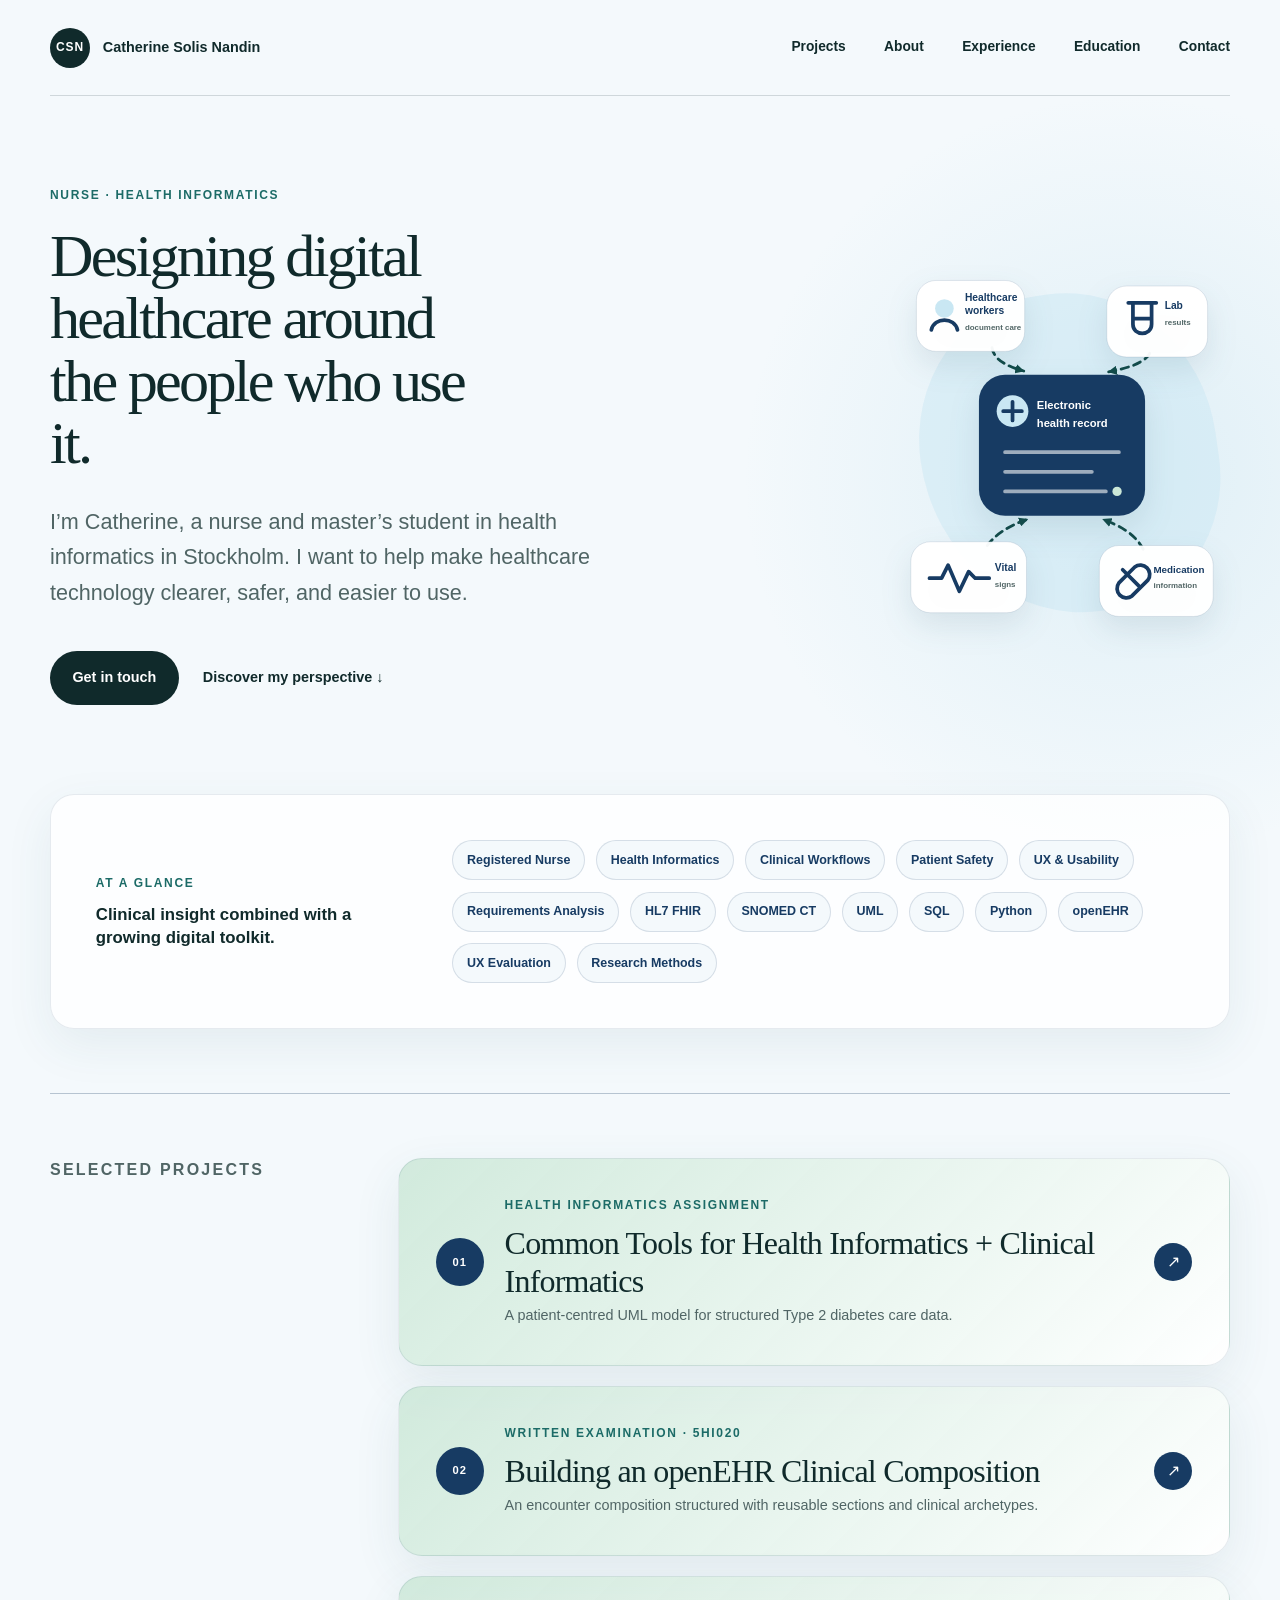
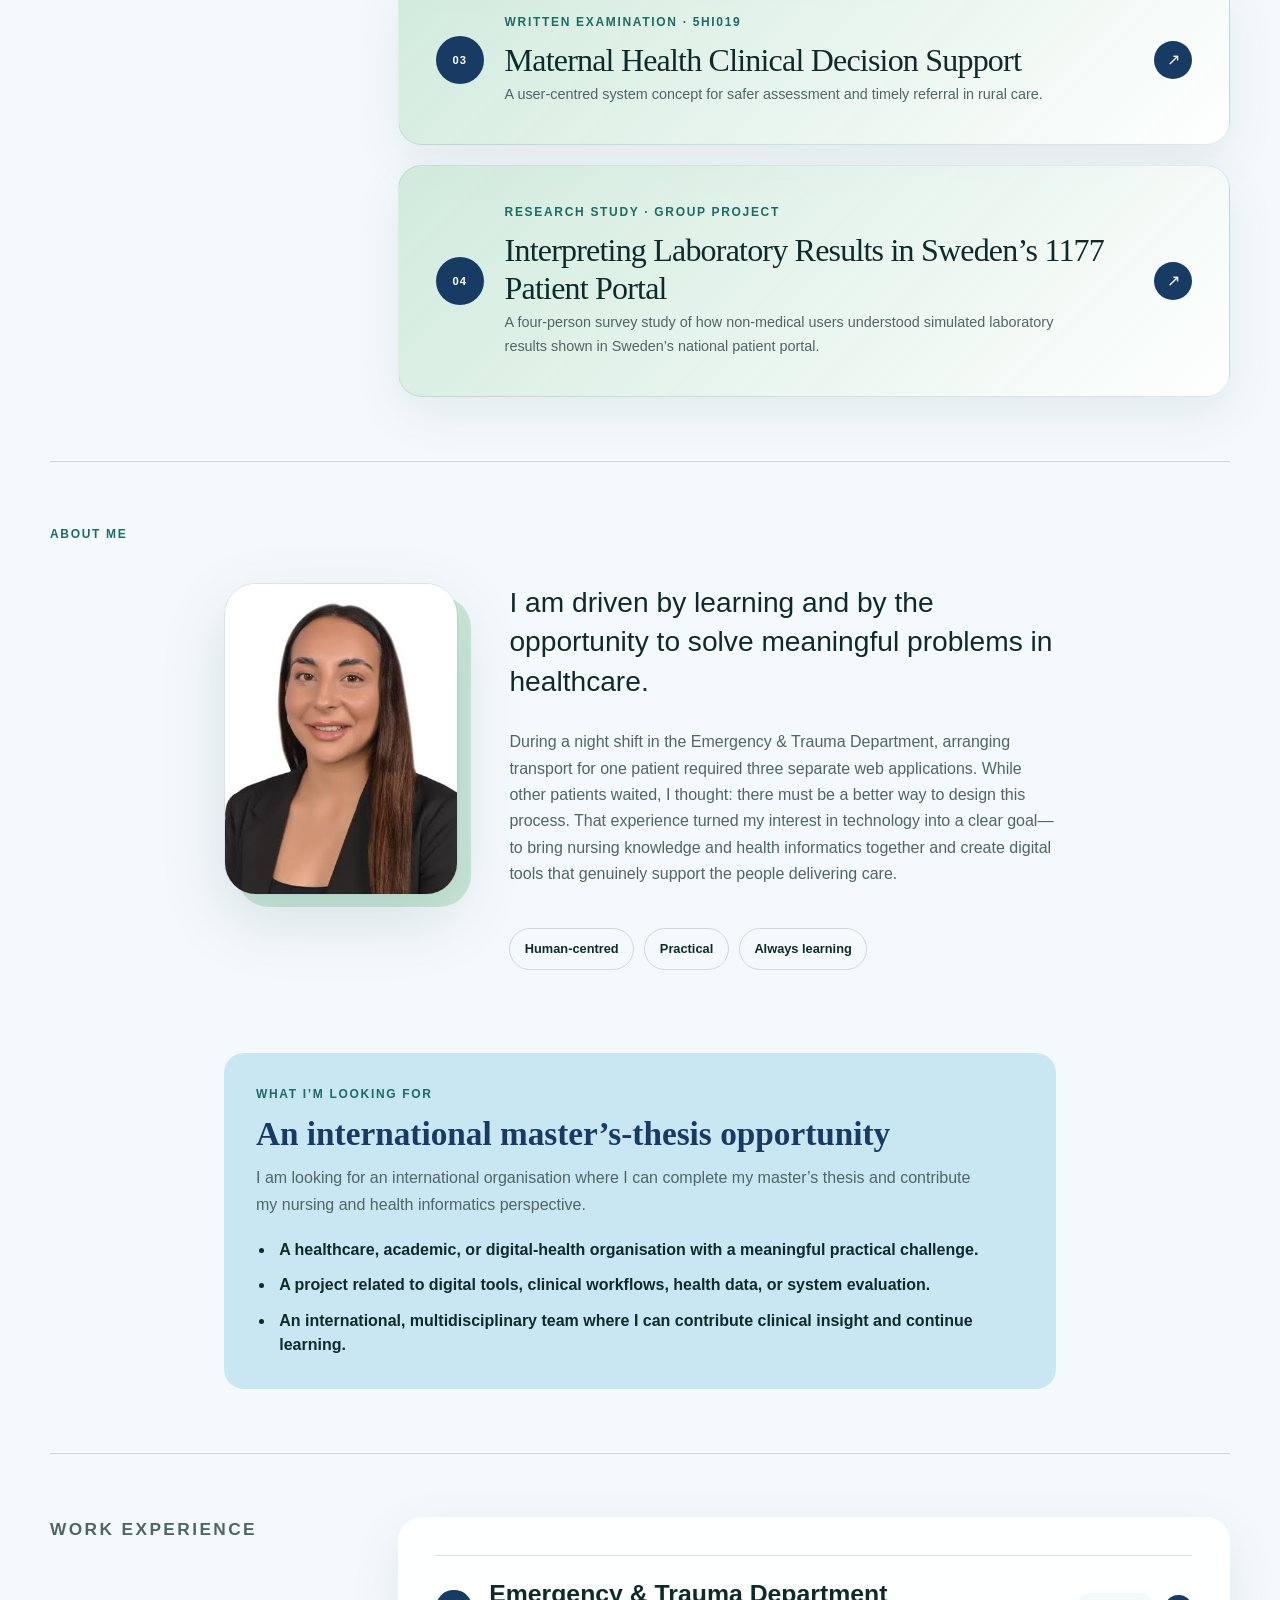
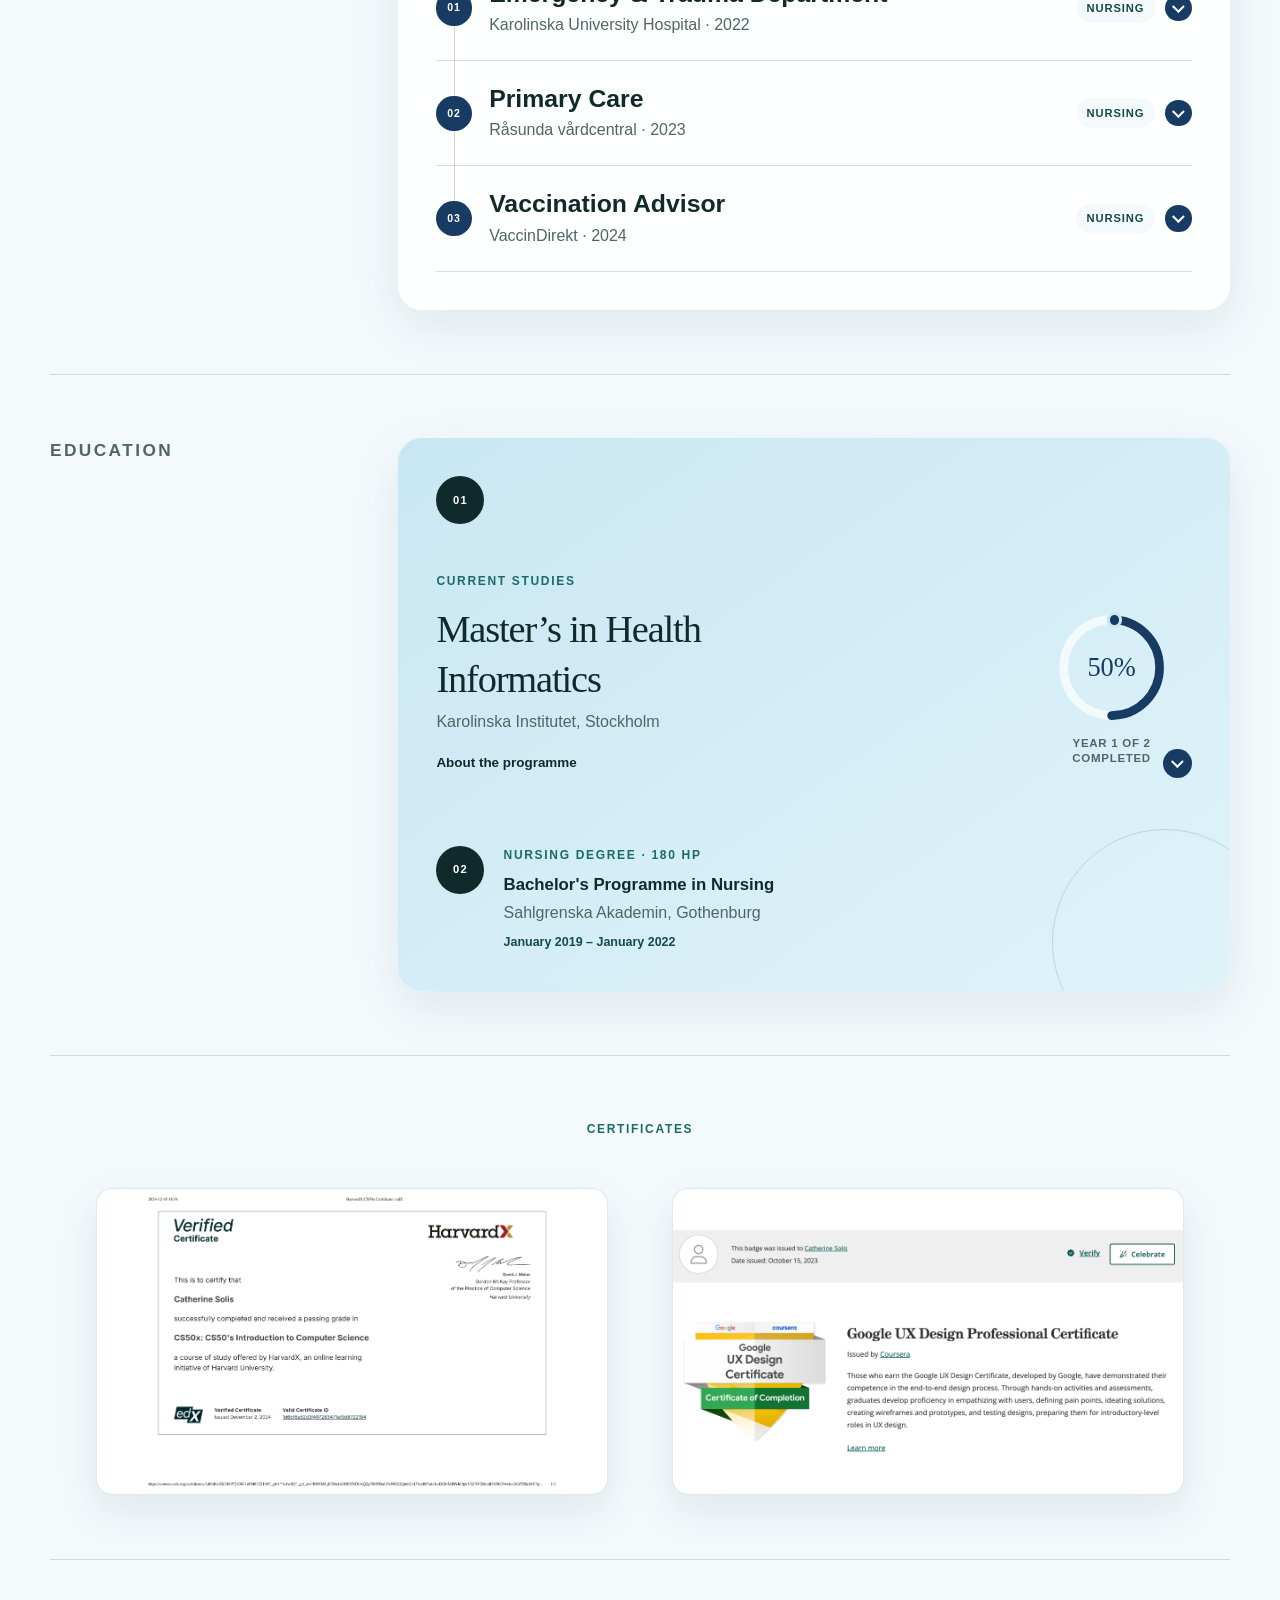
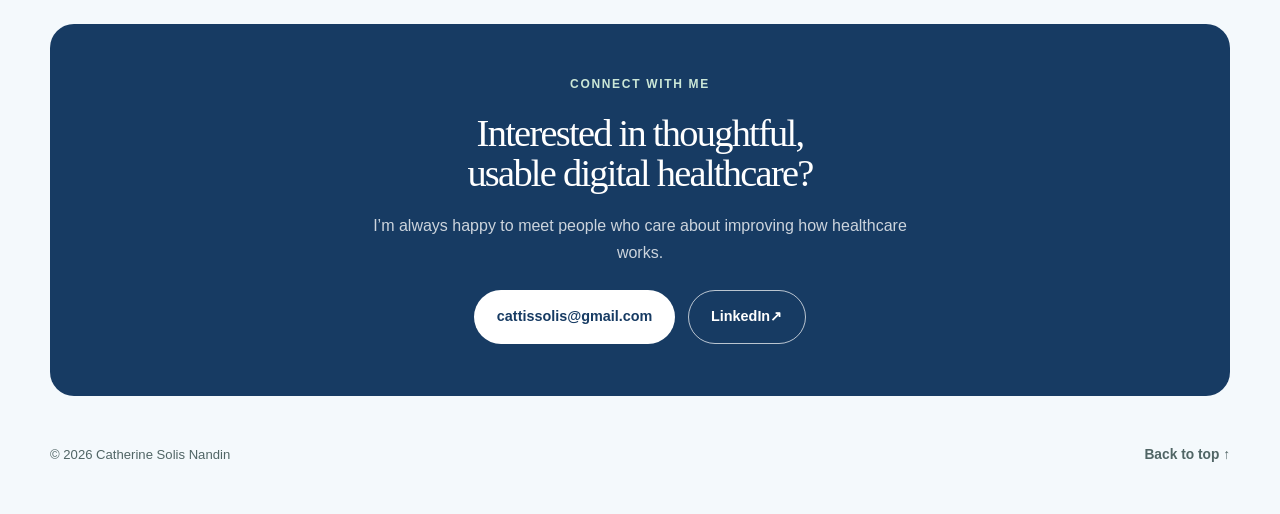
<file: index.html>
<!doctype html>
<html lang="en">
  <head>
    <meta charset="UTF-8" />
    <meta name="viewport" content="width=device-width, initial-scale=1.0" />
    <meta
      name="description"
      content="Portfolio of Catherine Solis Nandin, a nurse and health informatics master's student focused on intuitive digital tools for healthcare."
    />
    <title>Catherine Solis Nandin | Nurse & Health Informatics</title>
    <link rel="stylesheet" href="styles.css?v=20260719-1" />
  </head>
  <body id="top">
    <a class="skip-link" href="#main-content">Skip to content</a>

    <header class="site-header">
      <a class="brand" href="#top" aria-label="Catherine Solis Nandin, home">
        <span class="brand-mark" aria-hidden="true">CSN</span>
        <span>Catherine Solis Nandin</span>
      </a>
      <nav aria-label="Main navigation">
        <a href="#projects">Projects</a>
        <a href="#about">About</a>
        <a href="#experience">Experience</a>
        <a href="#education">Education</a>
        <a href="#contact">Contact</a>
      </nav>
    </header>

    <main id="main-content">
      <section class="hero">
        <div class="hero-copy">
          <p class="eyebrow">Nurse · Health informatics</p>
          <h1>Designing digital healthcare around the people who use it.</h1>
          <p class="hero-intro">
            I’m Catherine, a nurse and master’s student in health informatics in
            Stockholm. I want to help make healthcare technology clearer, safer,
            and easier to use.
          </p>
          <div class="hero-actions">
            <a class="button button-primary" href="mailto:cattissolis@gmail.com">Get in touch</a>
            <a class="text-link" href="#about">Discover my perspective <span aria-hidden="true">↓</span></a>
          </div>
        </div>
        <div class="hero-graphic" aria-hidden="true">
          <svg viewBox="0 0 360 430" role="presentation">
            <defs>
              <marker id="flow-arrow" markerWidth="10" markerHeight="10" refX="9" refY="5" orient="auto" markerUnits="userSpaceOnUse">
                <path d="M0 0L10 5L0 10Z" />
              </marker>
            </defs>

            <path class="system-connection flow-one" d="M105 110C107 123 121 130 139 135" />
            <path class="system-connection flow-two" d="M274 116C269 126 251 132 230 136" />
            <path class="system-connection flow-three" d="M100 322C111 307 128 299 143 294" />
            <path class="system-connection flow-four" d="M267 326C258 309 242 301 224 294" />

            <g class="system-node clinician-node">
              <rect x="24" y="38" width="116" height="76" rx="21" />
              <circle cx="54" cy="68" r="10" />
              <path d="M40 91c3-14 25-14 28 0" />
              <text x="76" y="60">Healthcare</text>
              <text x="76" y="74">workers</text>
              <text class="node-caption" x="76" y="91">document care</text>
            </g>

            <g class="system-node lab-node">
              <rect x="228" y="44" width="108" height="76" rx="21" />
              <path d="M256 62v23c0 13 20 13 20 0V62M251 62h30M257 79h18" />
              <text x="290" y="69">Lab</text>
              <text class="node-caption" x="290" y="86">results</text>
            </g>

            <g class="record-node">
              <rect x="91" y="139" width="178" height="151" rx="28" />
              <circle cx="127" cy="178" r="17" />
              <path d="M127 168v20M117 178h20" />
              <text class="record-label" x="153" y="176">Electronic</text>
              <text class="record-label" x="153" y="195">health record</text>
              <path class="record-line" d="M119 222h122M119 243h93M119 264h108" />
              <circle class="record-status" cx="239" cy="264" r="5" />
            </g>

            <g class="system-node vitals-node">
              <rect x="18" y="318" width="124" height="76" rx="21" />
              <path d="M38 357h13l7-14 12 28 10-21 7 7h15" />
              <text x="108" y="349">Vital</text>
              <text class="node-caption" x="108" y="366">signs</text>
            </g>

            <g class="system-node medication-node">
              <rect x="220" y="322" width="122" height="76" rx="21" />
              <path d="M245 348l17 17M241 362l17-17a10 10 0 0114 14l-17 17a10 10 0 01-14-14Z" />
              <text x="278" y="351">Medication</text>
              <text class="node-caption" x="278" y="368">information</text>
            </g>
          </svg>
        </div>
      </section>

      <section class="skills-strip" aria-label="Professional focus">
        <div class="skills-intro">
          <p class="eyebrow">At a glance</p>
          <p>Clinical insight combined with a growing digital toolkit.</p>
        </div>
        <ul class="skill-list">
          <li>Registered Nurse</li>
          <li>Health Informatics</li>
          <li>Clinical Workflows</li>
          <li>Patient Safety</li>
          <li>UX & Usability</li>
          <li>Requirements Analysis</li>
          <li>HL7 FHIR</li>
          <li>SNOMED CT</li>
          <li>UML</li>
          <li>SQL</li>
          <li>Python</li>
          <li>openEHR</li>
          <li>UX Evaluation</li>
          <li>Research Methods</li>
        </ul>
      </section>

      <section class="project-preview" id="projects">
        <div class="project-preview-intro">
          <p class="eyebrow">Selected Projects</p>
        </div>
        <div class="project-teaser-list">
          <a
            class="project-teaser"
            href="projects.html#health-informatics-assignment"
            aria-label="Read more about the Individual Assignment on Common Tools for Health Informatics and Clinical Informatics"
          >
            <span class="project-number" aria-hidden="true">01</span>
            <span class="project-teaser-copy">
              <span class="timeline-type">Health informatics assignment</span>
              <strong>Common Tools for Health Informatics + Clinical Informatics</strong>
              <span>A patient-centred UML model for structured Type 2 diabetes care data.</span>
            </span>
            <span class="project-arrow" aria-hidden="true">↗</span>
          </a>
          <a
            class="project-teaser"
            href="projects.html#standardization-health-informatics"
            aria-label="Read more about the openEHR clinical composition project"
          >
            <span class="project-number" aria-hidden="true">02</span>
            <span class="project-teaser-copy">
              <span class="timeline-type">Written examination · 5HI020</span>
              <strong>Building an openEHR Clinical Composition</strong>
              <span>An encounter composition structured with reusable sections and clinical archetypes.</span>
            </span>
            <span class="project-arrow" aria-hidden="true">↗</span>
          </a>
          <a
            class="project-teaser"
            href="projects.html#maternal-health-cdss"
            aria-label="Read more about the maternal health clinical decision support project"
          >
            <span class="project-number" aria-hidden="true">03</span>
            <span class="project-teaser-copy">
              <span class="timeline-type">Written examination · 5HI019</span>
              <strong>Maternal Health Clinical Decision Support</strong>
              <span>A user-centred system concept for safer assessment and timely referral in rural care.</span>
            </span>
            <span class="project-arrow" aria-hidden="true">↗</span>
          </a>
          <a
            class="project-teaser"
            href="projects.html#laboratory-results-1177"
            aria-label="Read more about the group research study on interpreting laboratory test results in 1177"
          >
            <span class="project-number" aria-hidden="true">04</span>
            <span class="project-teaser-copy">
              <span class="timeline-type">Research study · Group project</span>
              <strong>Interpreting Laboratory Results in Sweden’s 1177 Patient Portal</strong>
              <span>A four-person survey study of how non-medical users understood simulated laboratory results shown in Sweden’s national patient portal.</span>
            </span>
            <span class="project-arrow" aria-hidden="true">↗</span>
          </a>
        </div>
      </section>

      <section class="section-grid" id="about">
        <div class="section-heading">
          <p class="eyebrow">About me</p>
        </div>
        <div class="about-body">
          <div class="profile-portrait">
            <img
              src="assets/catherine-solis-nandin.jpg"
              alt="Portrait of Catherine Solis Nandin"
              width="354"
              height="472"
            />
          </div>
          <div class="section-content">
            <p class="lead">
              I am driven by learning and by the opportunity to solve meaningful
              problems in healthcare.
            </p>
            <p>
              During a night shift in the Emergency &amp; Trauma Department, arranging
              transport for one patient required three separate web applications.
              While other patients waited, I thought: there must be a better way to
              design this process.
              That experience turned my interest in technology into a clear goal—to
              bring nursing knowledge and health informatics together and create
              digital tools that genuinely support the people delivering care.
            </p>
            <div class="values" aria-label="Core values">
              <span>Human-centred</span>
              <span>Practical</span>
              <span>Always learning</span>
            </div>
          </div>
          <div class="opportunity">
            <p class="eyebrow">What I’m looking for</p>
            <h3>An international master’s-thesis opportunity</h3>
            <p>
              I am looking for an international organisation where I can
              complete my master’s thesis and contribute my nursing and health
              informatics perspective.
            </p>
            <ul>
              <li>
                A healthcare, academic, or digital-health organisation with a
                meaningful practical challenge.
              </li>
              <li>
                A project related to digital tools, clinical workflows, health
                data, or system evaluation.
              </li>
              <li>
                An international, multidisciplinary team where I can contribute
                clinical insight and continue learning.
              </li>
            </ul>
          </div>
        </div>
      </section>

      <section class="experience-section" id="experience">
        <div class="experience-layout">
          <div class="experience-intro">
            <p class="eyebrow">Work experience</p>
          </div>
          <div class="work-card">
            <div class="role-list">
              <details class="role-item">
                <summary>
                  <span class="role-number" aria-hidden="true">01</span>
                  <div>
                    <h3>Emergency &amp; Trauma Department</h3>
                    <p>Karolinska University Hospital · 2022</p>
                  </div>
                  <span class="role-action">
                    <span class="role-tag">Nursing</span>
                    <span class="expand-icon" aria-hidden="true"></span>
                  </span>
                </summary>
                <div class="role-details">
                  <p class="role-meta">May 2022 – December 2022</p>
                  <ul>
                    <li>Worked across trauma, triage, and department nursing in an emergency-trauma unit receiving patients by ambulance and helicopter.</li>
                    <li>Assessed urgency, communicated critical information from first responders, and helped stabilize patients in critical condition.</li>
                    <li>Developed calm decision-making, clear communication, and cross-functional teamwork in high-pressure situations.</li>
                  </ul>
                </div>
              </details>
              <details class="role-item">
                <summary>
                  <span class="role-number" aria-hidden="true">02</span>
                  <div>
                    <h3>Primary Care</h3>
                    <p>Råsunda vårdcentral · 2023</p>
                  </div>
                  <span class="role-action">
                    <span class="role-tag">Nursing</span>
                    <span class="expand-icon" aria-hidden="true"></span>
                  </span>
                </summary>
                <div class="role-details">
                  <p class="role-meta">January 2023 – May 2023</p>
                  <ul>
                    <li>Provided telephone consultations through TeleQ and in-person care including wound care, vaccinations, and medication administration.</li>
                    <li>Assessed patients remotely through active listening and provided guidance through the 1177 chat platform.</li>
                    <li>Supervised nursing students and participated in multidisciplinary meetings for continued professional development.</li>
                  </ul>
                </div>
              </details>
              <details class="role-item">
                <summary>
                  <span class="role-number" aria-hidden="true">03</span>
                  <div>
                    <h3>Vaccination Advisor</h3>
                    <p>VaccinDirekt · 2024</p>
                  </div>
                  <span class="role-action">
                    <span class="role-tag">Nursing</span>
                    <span class="expand-icon" aria-hidden="true"></span>
                  </span>
                </summary>
                <div class="role-details">
                  <p class="role-meta">Started January 2024</p>
                  <ul>
                    <li>Provided informed, patient-centred vaccination recommendations based on health conditions, current guidance, and research.</li>
                    <li>Served as team leader with responsibility for daily operations, stock levels, deliveries, and communication with the office team.</li>
                    <li>Introduced new colleagues to workplace routines and supported them as they settled into their roles.</li>
                  </ul>
                </div>
              </details>
            </div>
          </div>
        </div>
      </section>

      <section class="education-section" id="education">
        <div class="education-layout">
          <div class="education-intro">
            <p class="eyebrow">Education</p>
          </div>
          <article class="education-card">
          <div class="card-icon" aria-hidden="true">01</div>
          <div
            class="study-progress"
            role="progressbar"
            aria-label="Master's programme progress"
            aria-valuemin="0"
            aria-valuemax="100"
            aria-valuenow="50"
          >
            <div class="progress-ring">
              <svg viewBox="0 0 120 120" aria-hidden="true">
                <circle class="progress-track" cx="60" cy="60" r="50" pathLength="100" />
                <circle class="progress-value" cx="60" cy="60" r="50" pathLength="100" />
              </svg>
              <span>50%</span>
            </div>
            <p>Year 1 of 2 completed</p>
          </div>
          <p class="timeline-type">Current studies</p>
          <h3>Master’s in Health Informatics</h3>
          <p>Karolinska Institutet, Stockholm</p>
          <details class="entry-details master-details">
            <summary>
              <span>About the programme</span>
              <span class="expand-icon" aria-hidden="true"></span>
            </summary>
            <div class="details-content">
              <p>
                This 120-credit programme is offered jointly by Karolinska
                Institutet and Stockholm University. It connects healthcare
                knowledge with computer and systems science.
              </p>
              <h4>What the programme covers</h4>
              <ul>
                <li>User needs, requirements engineering, and system evaluation</li>
                <li>Health informatics standards, data science, and information security</li>
                <li>Project management, scientific methods, current research, and a degree project</li>
              </ul>
              <h4>What I am building toward</h4>
              <ul>
                <li>Analysing healthcare workflows and needs for digital systems</li>
                <li>Evaluating and improving health information systems and decision support</li>
                <li>Leading projects, working across disciplines, and protecting patient safety and privacy</li>
              </ul>
              <a
                class="source-link"
                href="https://education.ki.se/bachelors-masters-studies/programmes-and-courses/joint-masters-programme-in-health-informatics"
                target="_blank"
                rel="noreferrer"
              >Programme information at Karolinska Institutet <span aria-hidden="true">↗</span></a>
            </div>
          </details>
          <div class="previous-education">
            <div class="card-icon" aria-hidden="true">02</div>
            <div class="previous-education-content">
              <p class="timeline-type">Nursing degree · 180 HP</p>
              <h4>Bachelor's Programme in Nursing</h4>
              <p>Sahlgrenska Akademin, Gothenburg</p>
              <p class="education-dates">January 2019 – January 2022</p>
            </div>
          </div>
          </article>
        </div>
      </section>

      <section class="certificates-section" id="certificates">
        <p class="eyebrow">Certificates</p>
        <div class="certificates-gallery" aria-label="Professional certificates">
          <a
            class="certificate-button"
            href="https://courses.edx.org/certificates/1d6bf6a52d3f497283471ef9d8722194"
            target="_blank"
            rel="noreferrer"
            aria-label="Verify HarvardX CS50x certificate on edX"
          >
            <img
              src="assets/cs50x-certificate.png"
              alt="HarvardX CS50x Introduction to Computer Science verified certificate"
              width="1929"
              height="1363"
            />
          </a>
          <a
            class="certificate-button"
            href="https://www.credly.com/badges/f131810b-d848-4538-8cf9-f9a4a949b6f4/linked_in_profile"
            target="_blank"
            rel="noreferrer"
            aria-label="Verify Google UX Design certificate on Credly"
          >
            <img
              src="assets/google-ux-design-certificate.png"
              alt="Google UX Design Professional Certificate"
              width="2308"
              height="1012"
            />
          </a>
        </div>
      </section>

      <section class="contact-area" id="contact">
        <div class="contact-section">
          <p class="eyebrow">Connect with me</p>
          <h2>Interested in thoughtful, usable digital healthcare?</h2>
          <p>I’m always happy to meet people who care about improving how healthcare works.</p>
          <div class="contact-actions">
            <a class="button button-light" href="mailto:cattissolis@gmail.com">cattissolis@gmail.com</a>
            <a
              class="button button-outline"
              href="https://www.linkedin.com/in/catherine-solis-nandin-7a3739135/"
              target="_blank"
              rel="noreferrer"
            >LinkedIn <span aria-hidden="true">↗</span></a>
          </div>
        </div>
      </section>
    </main>

    <footer>
      <p>© 2026 Catherine Solis Nandin</p>
      <a href="#top">Back to top <span aria-hidden="true">↑</span></a>
    </footer>
  </body>
</html>
</file>
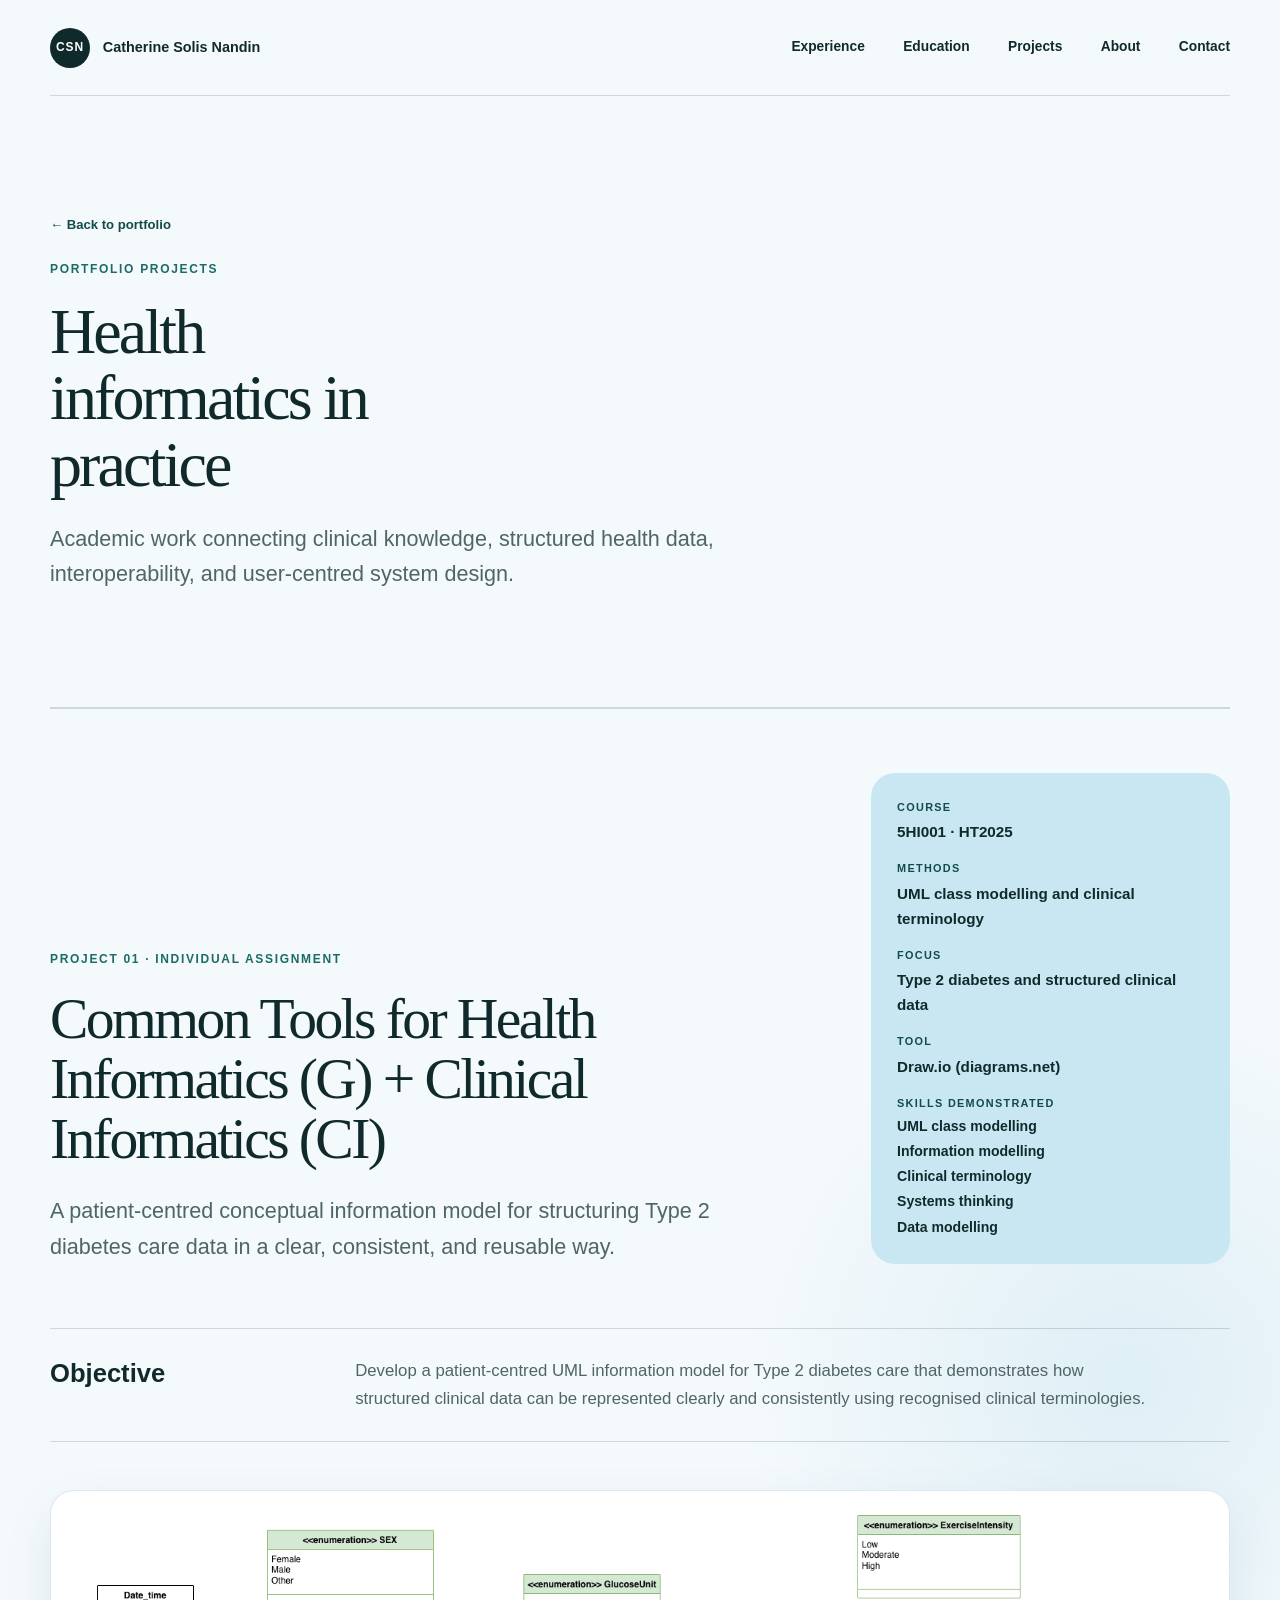
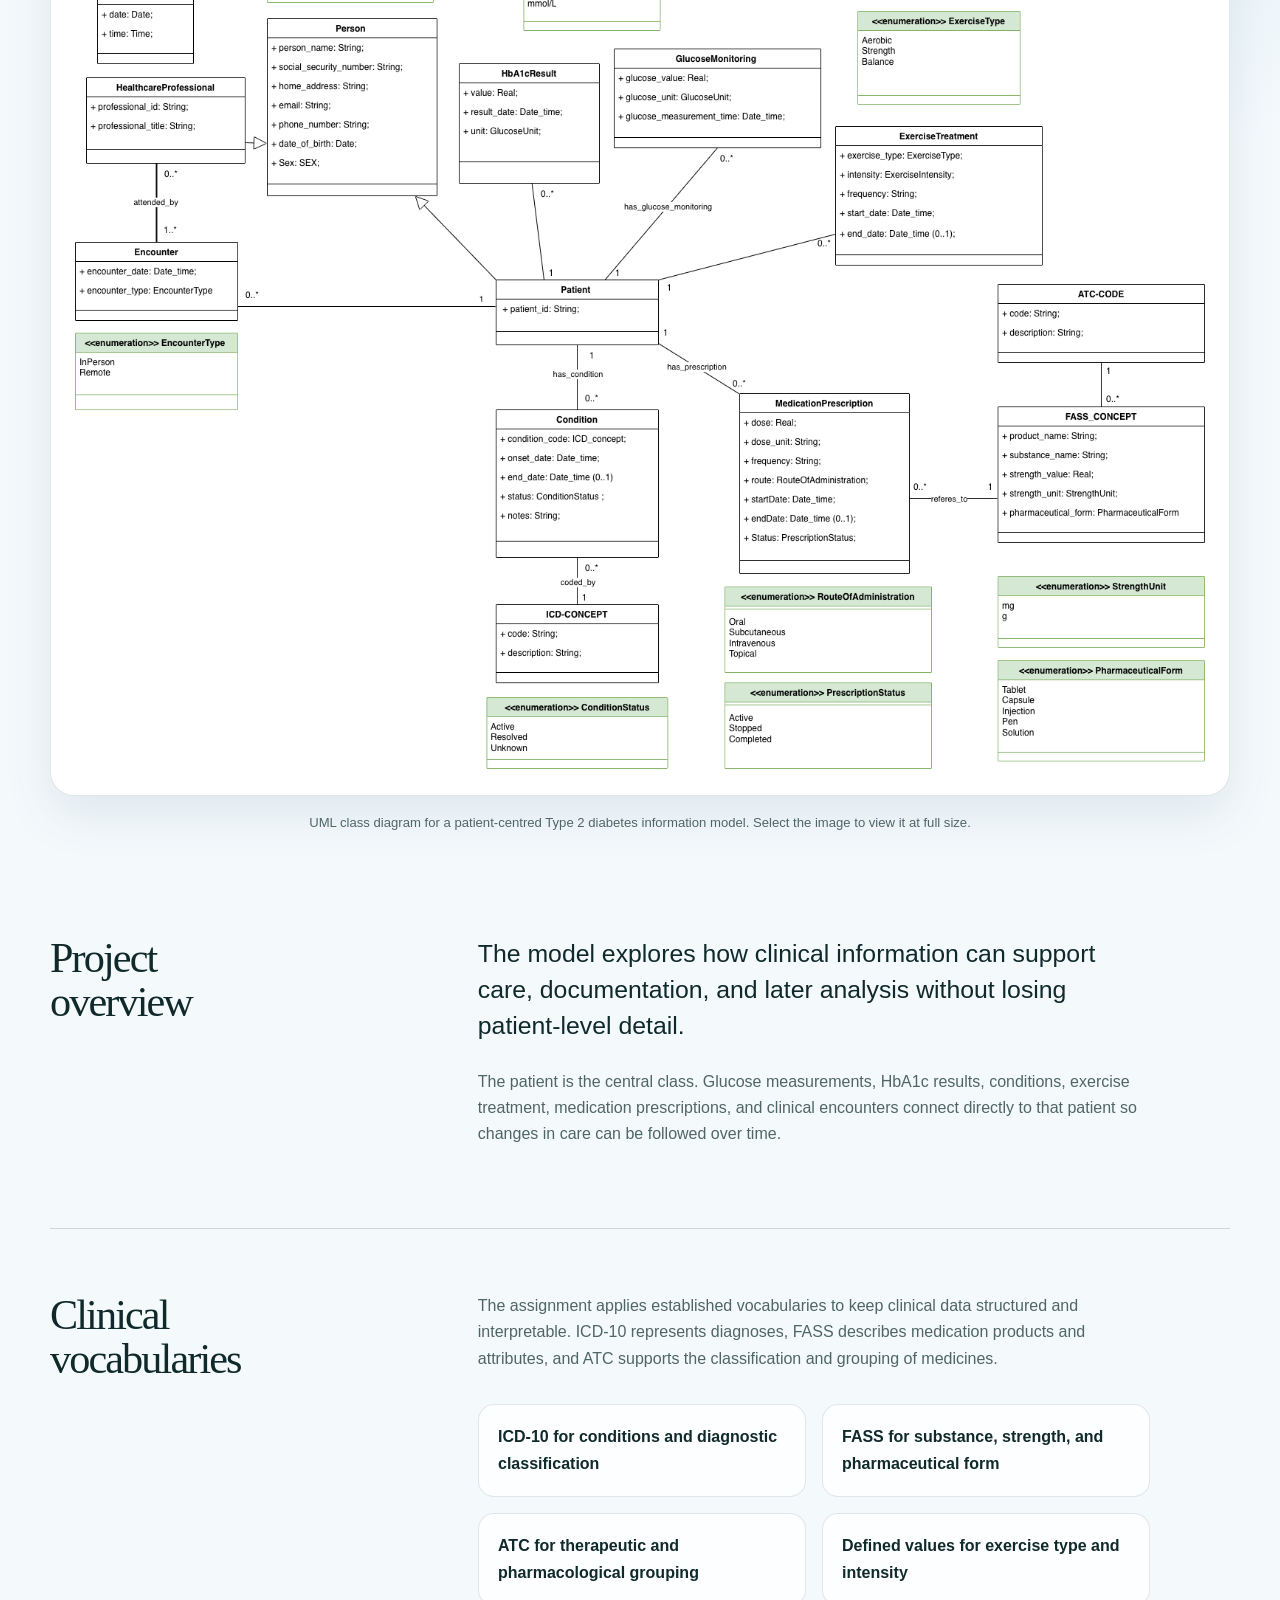
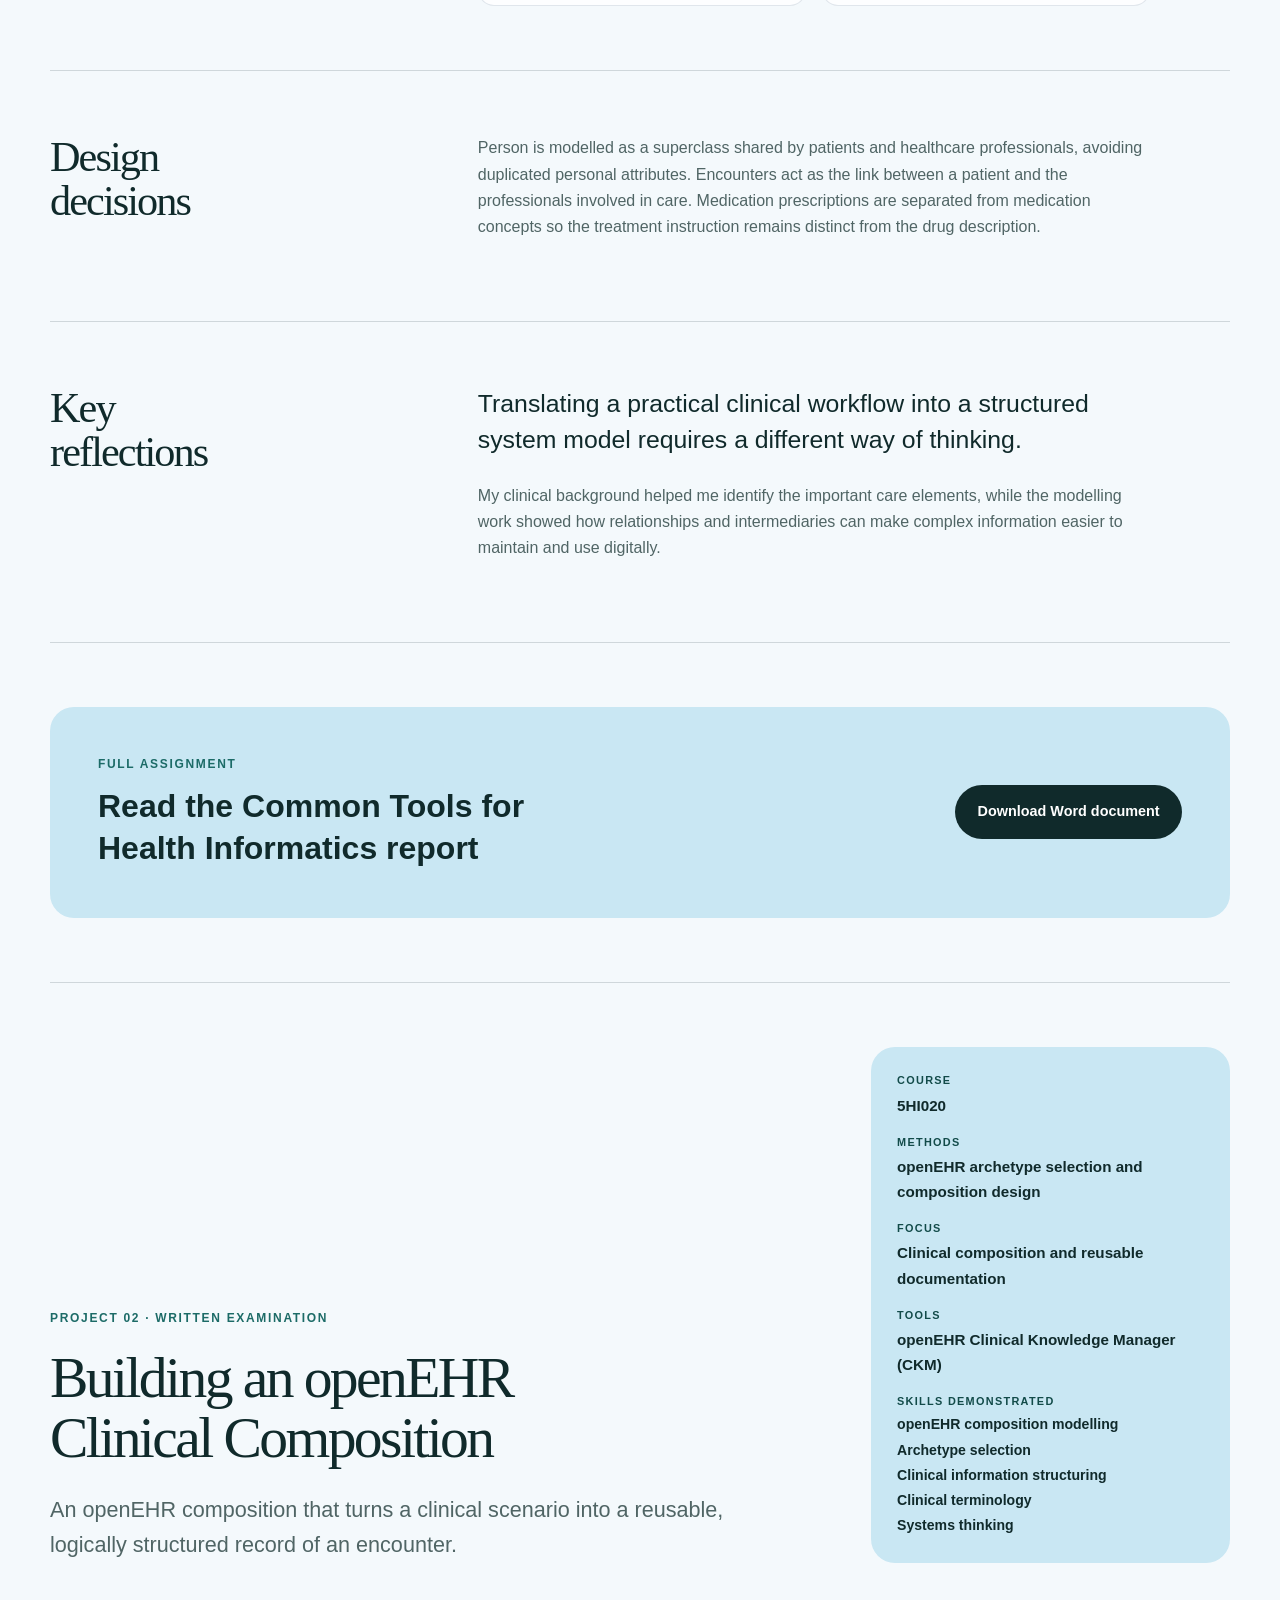
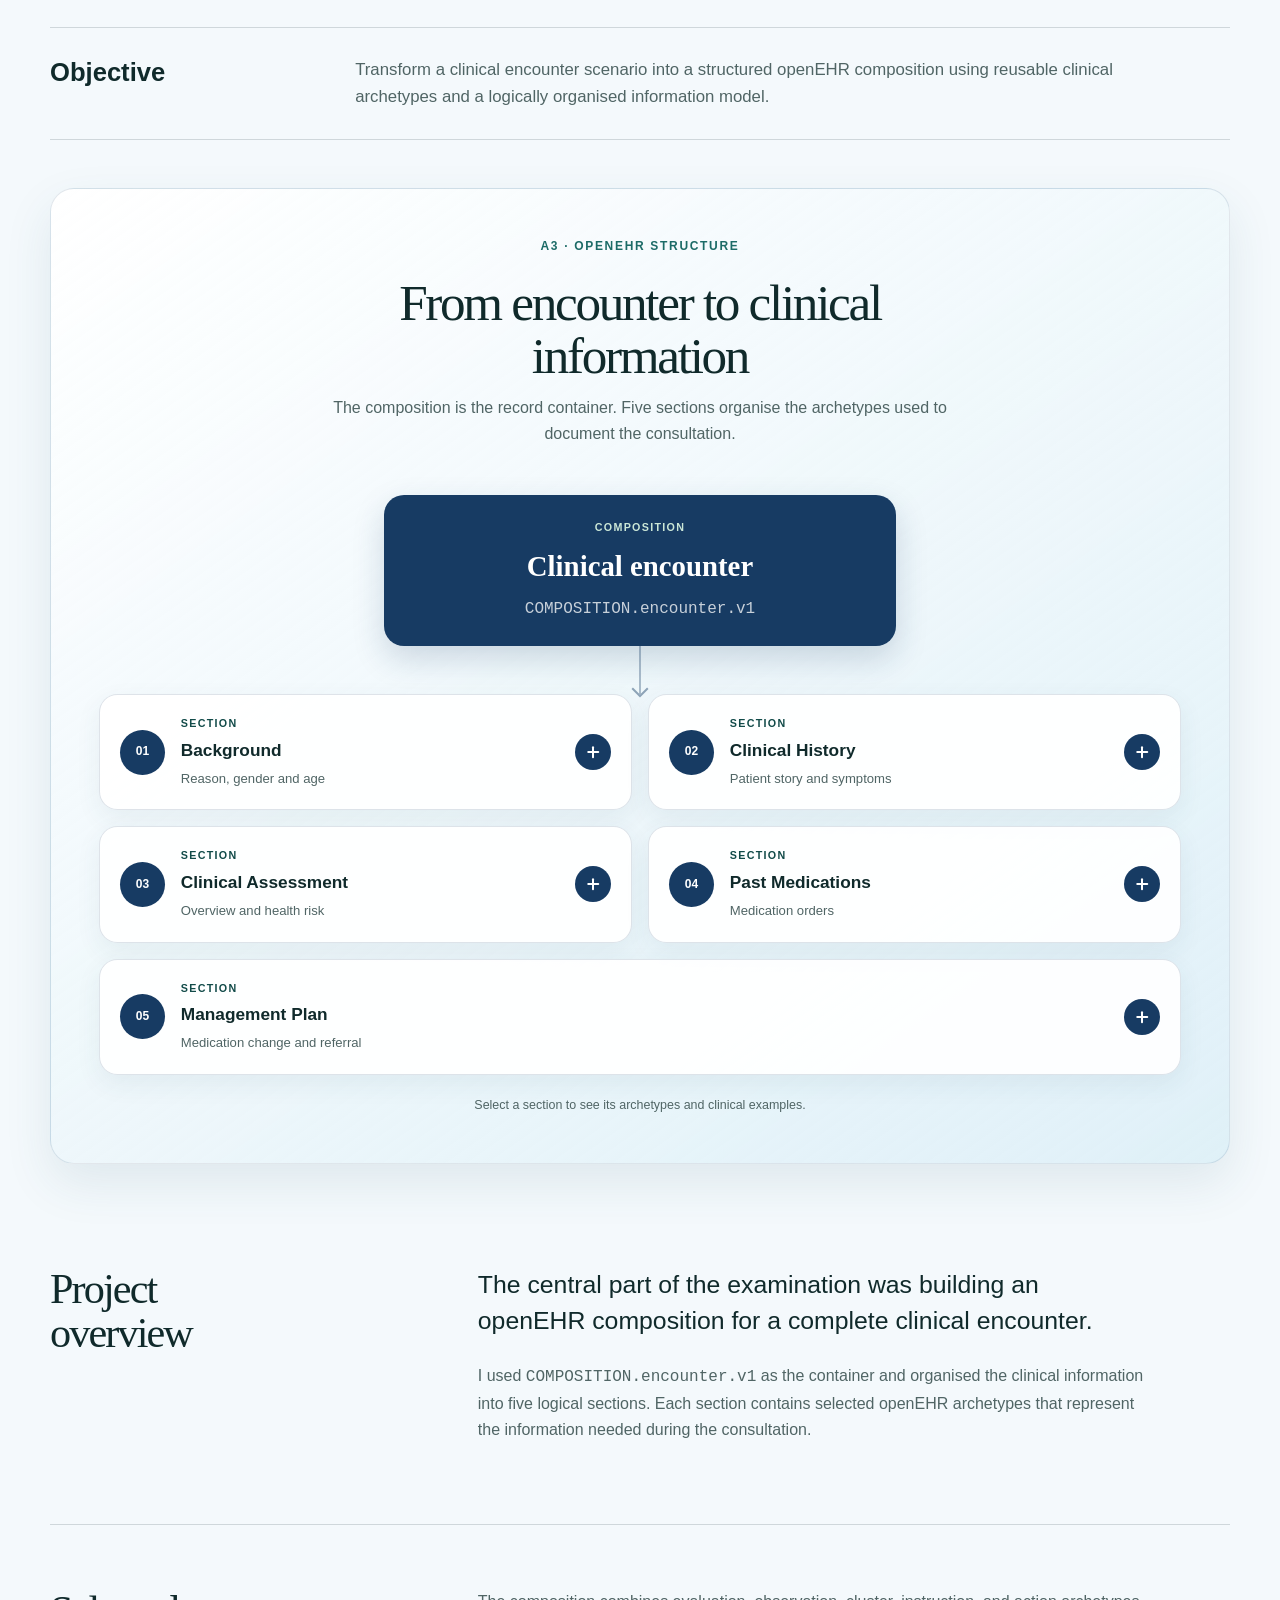
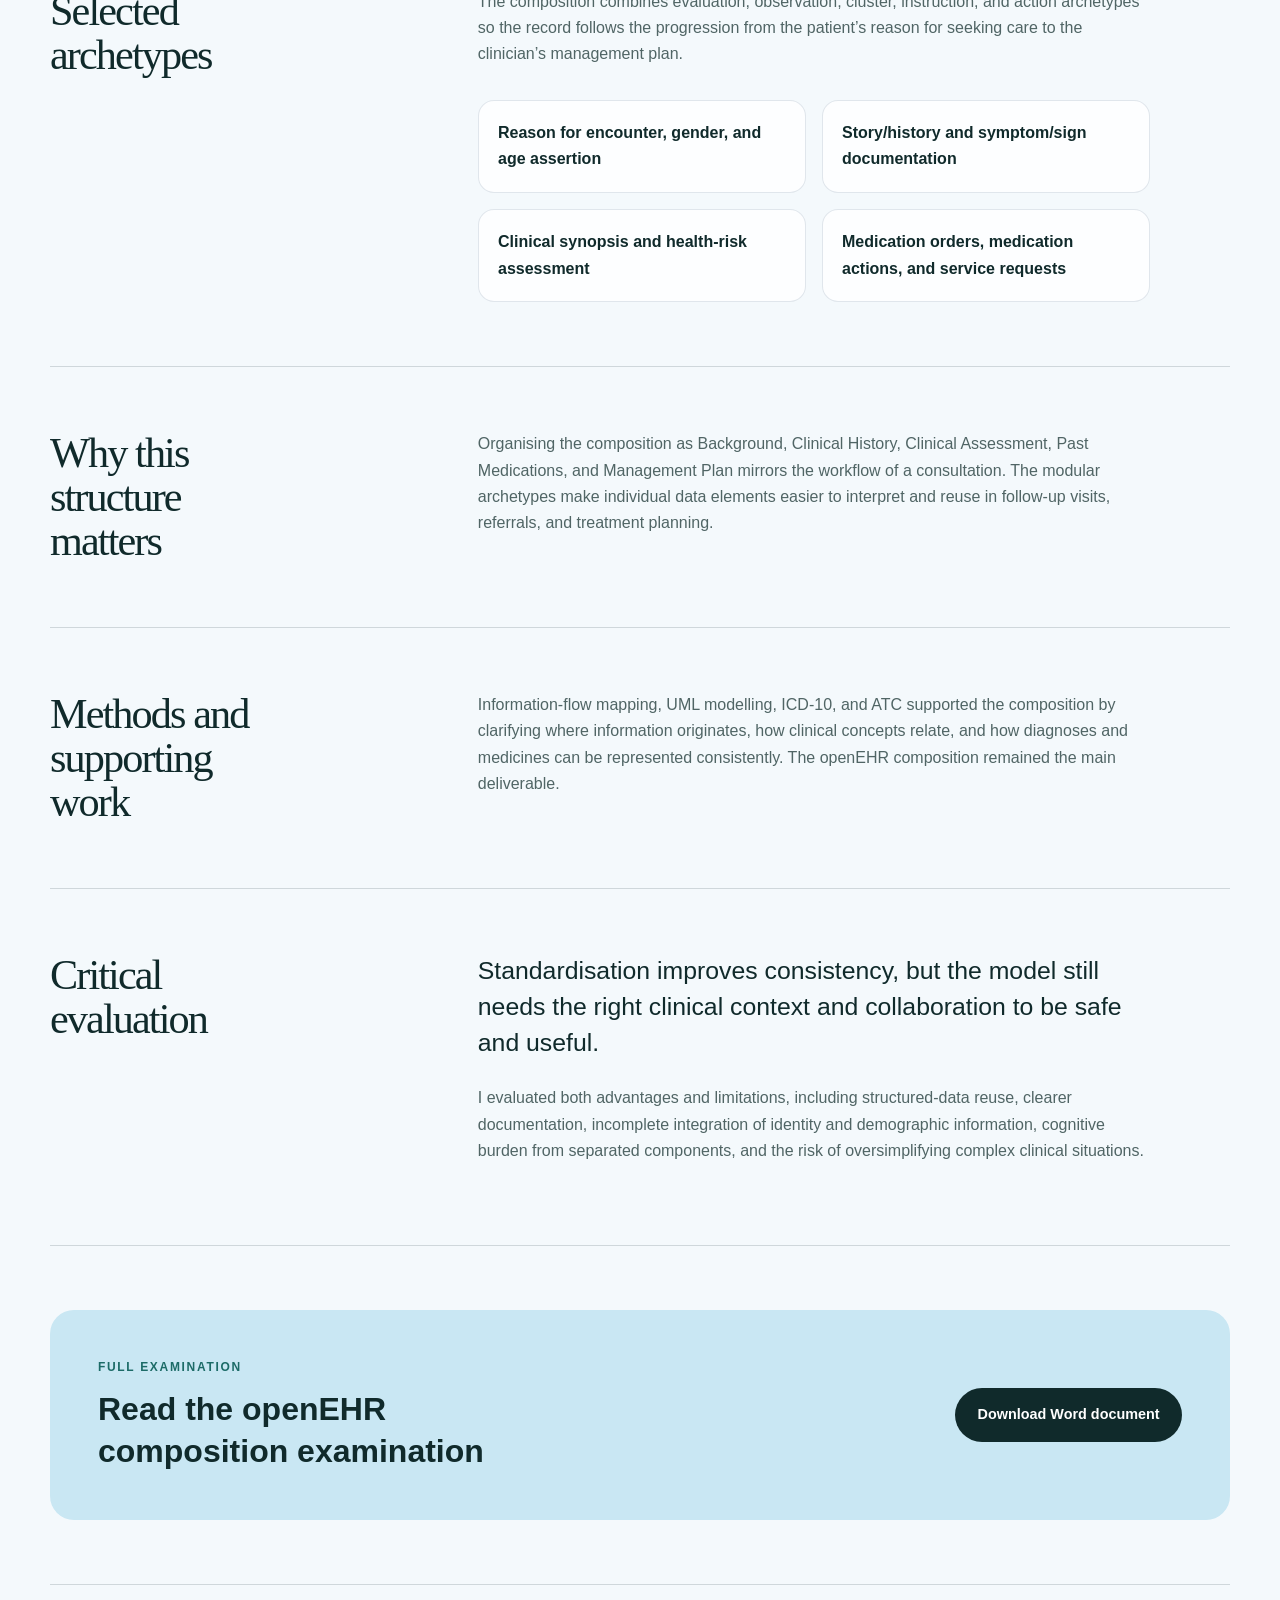
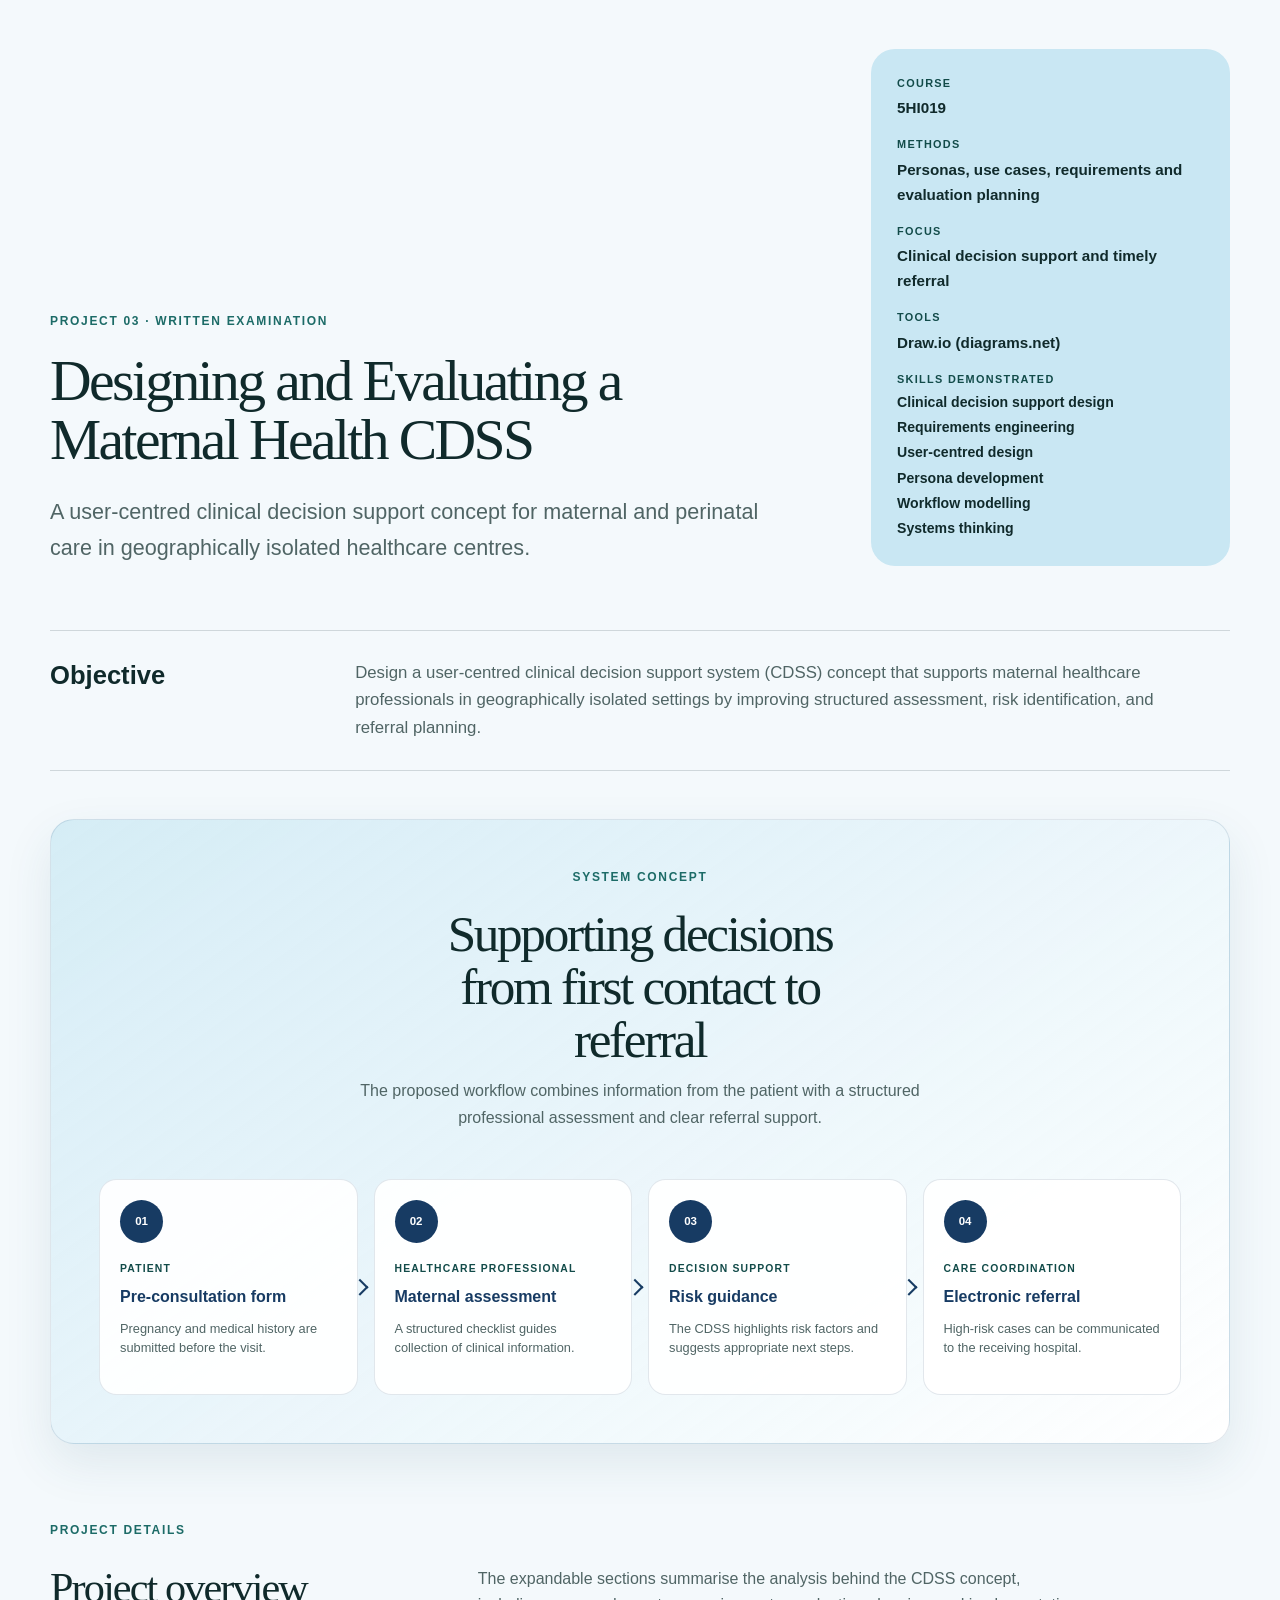
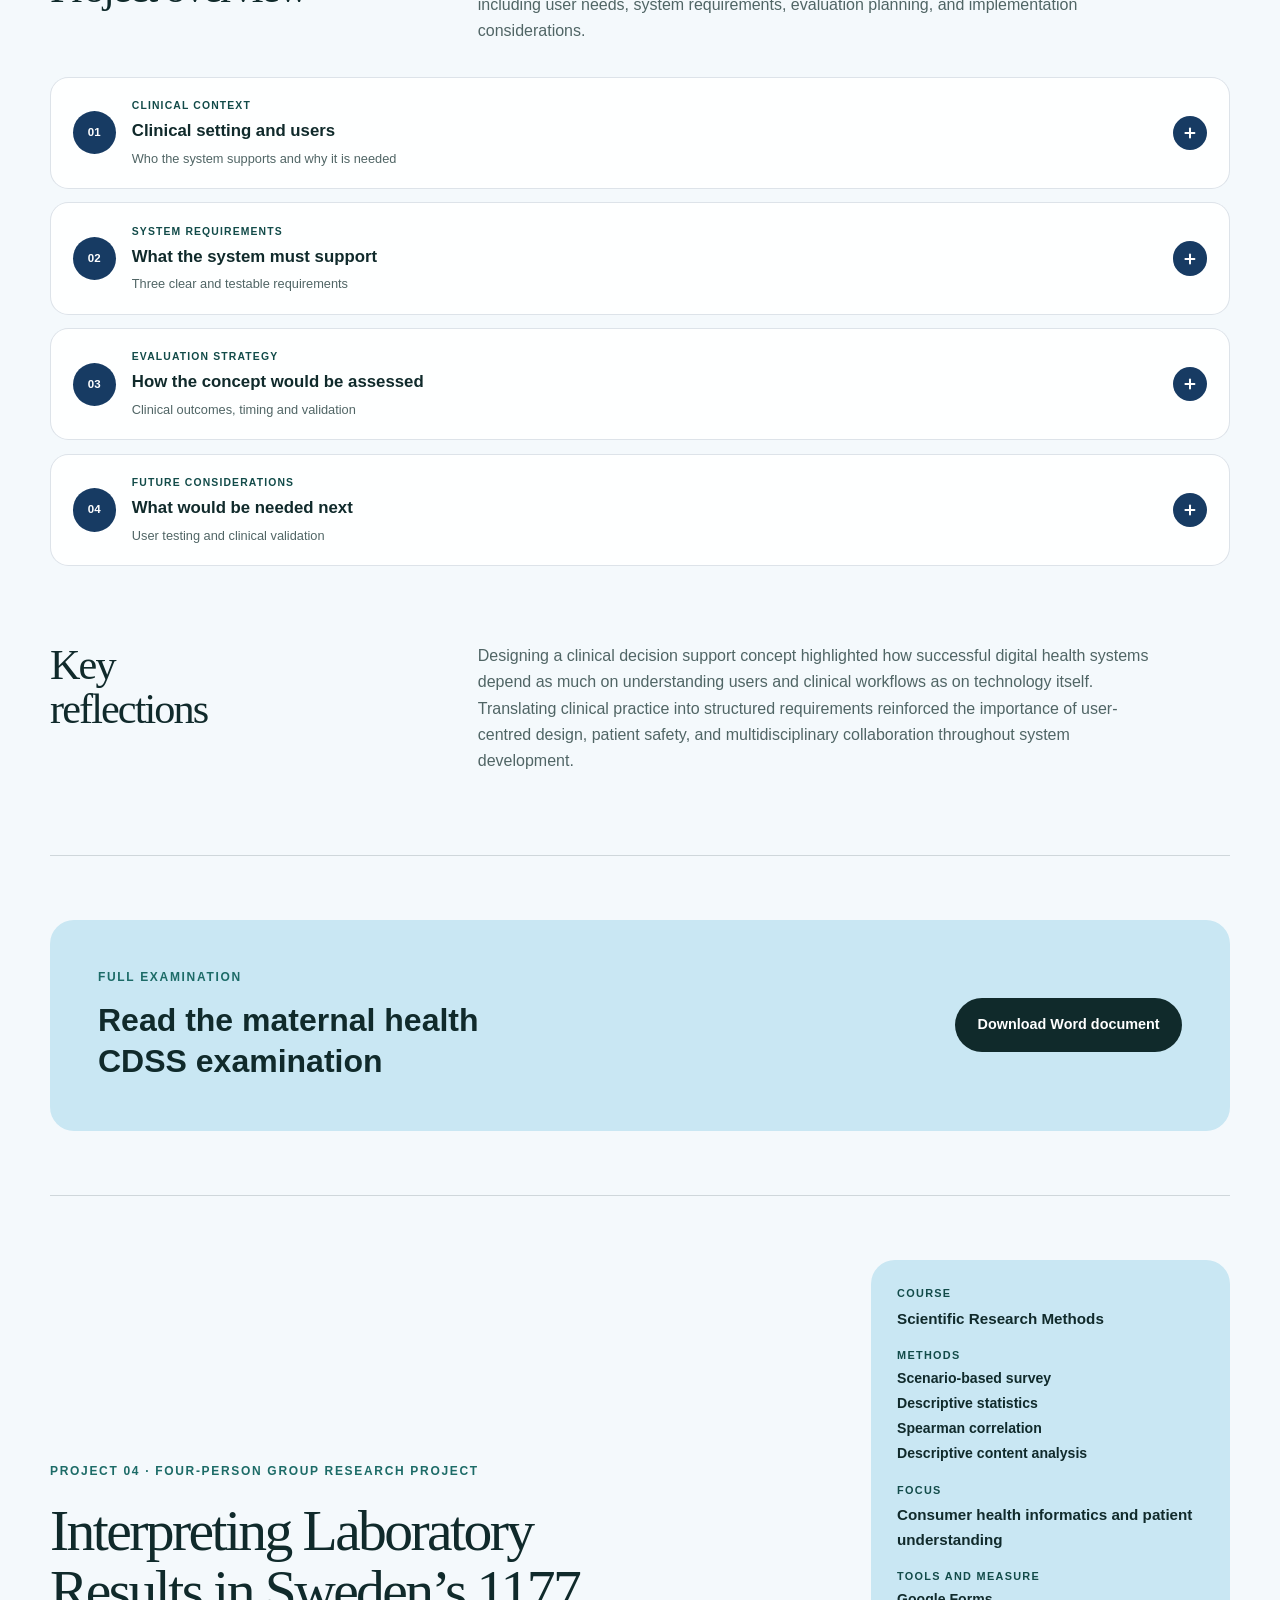
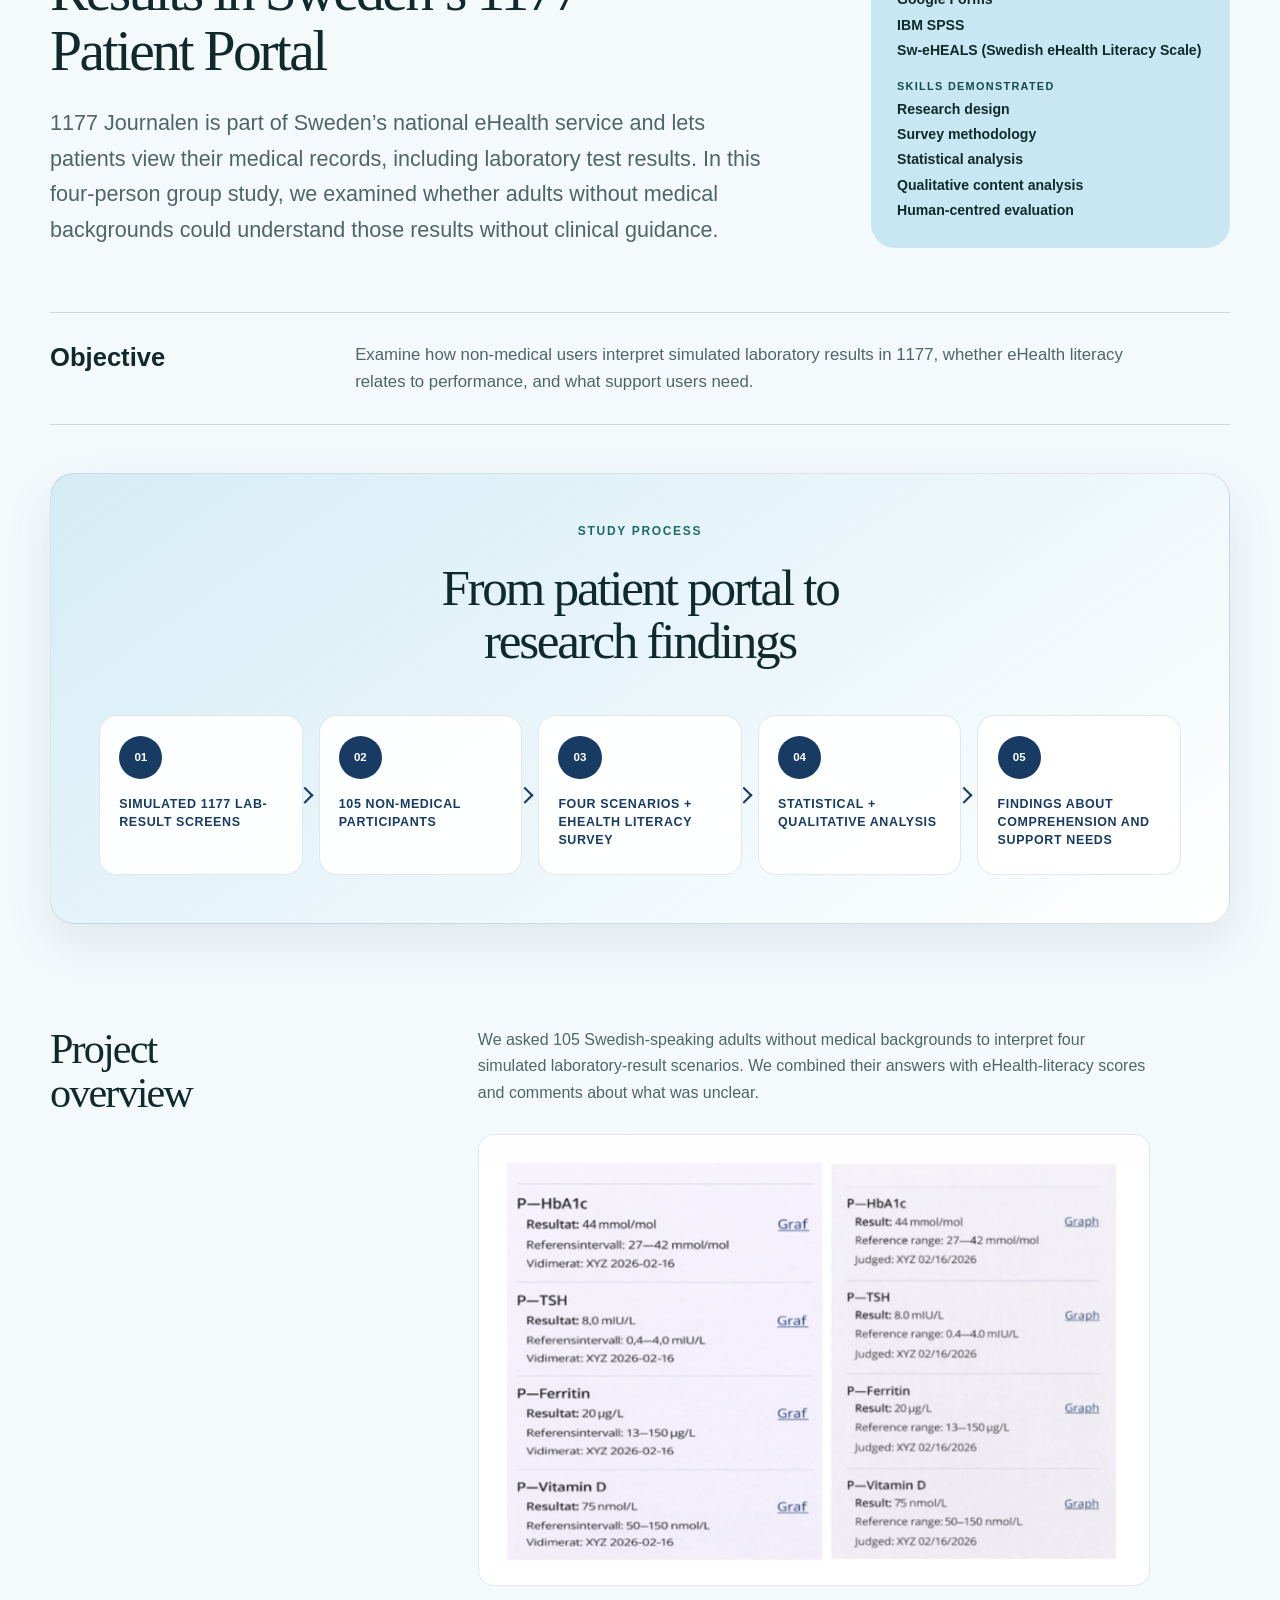
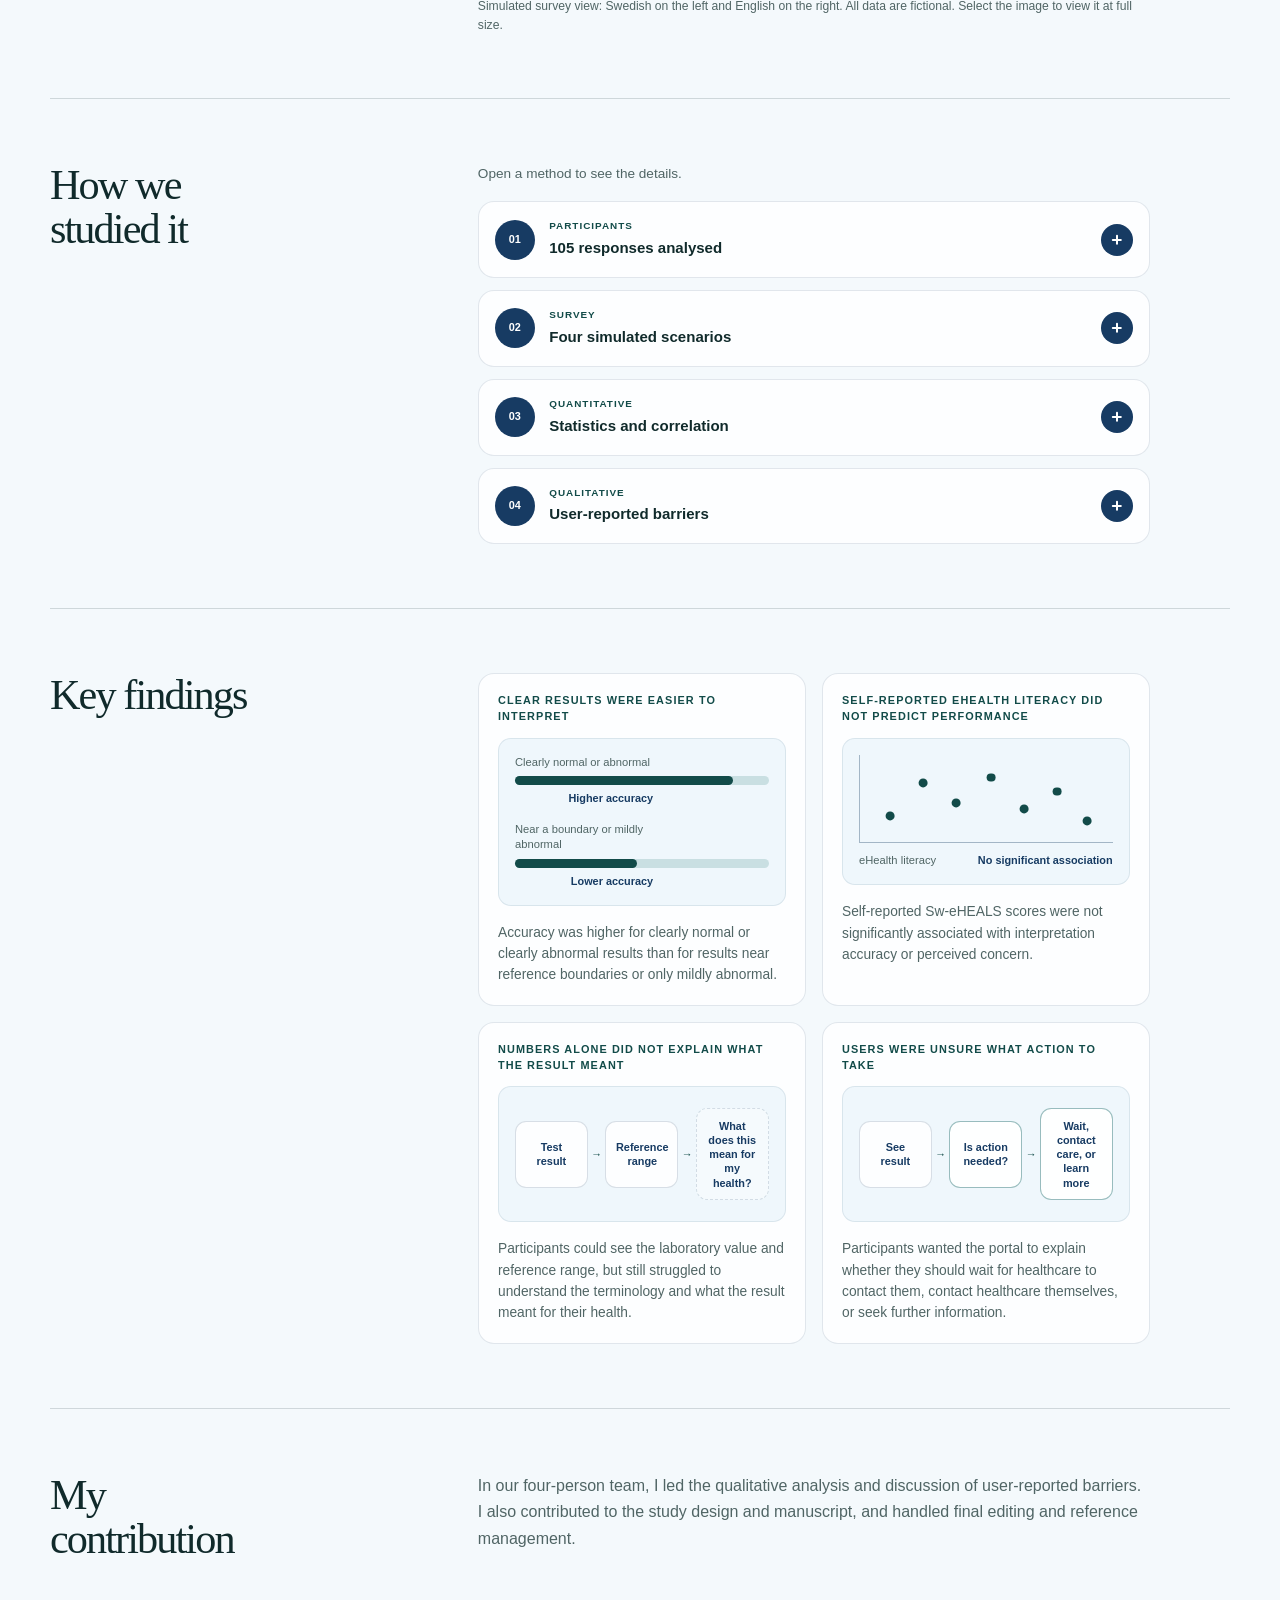
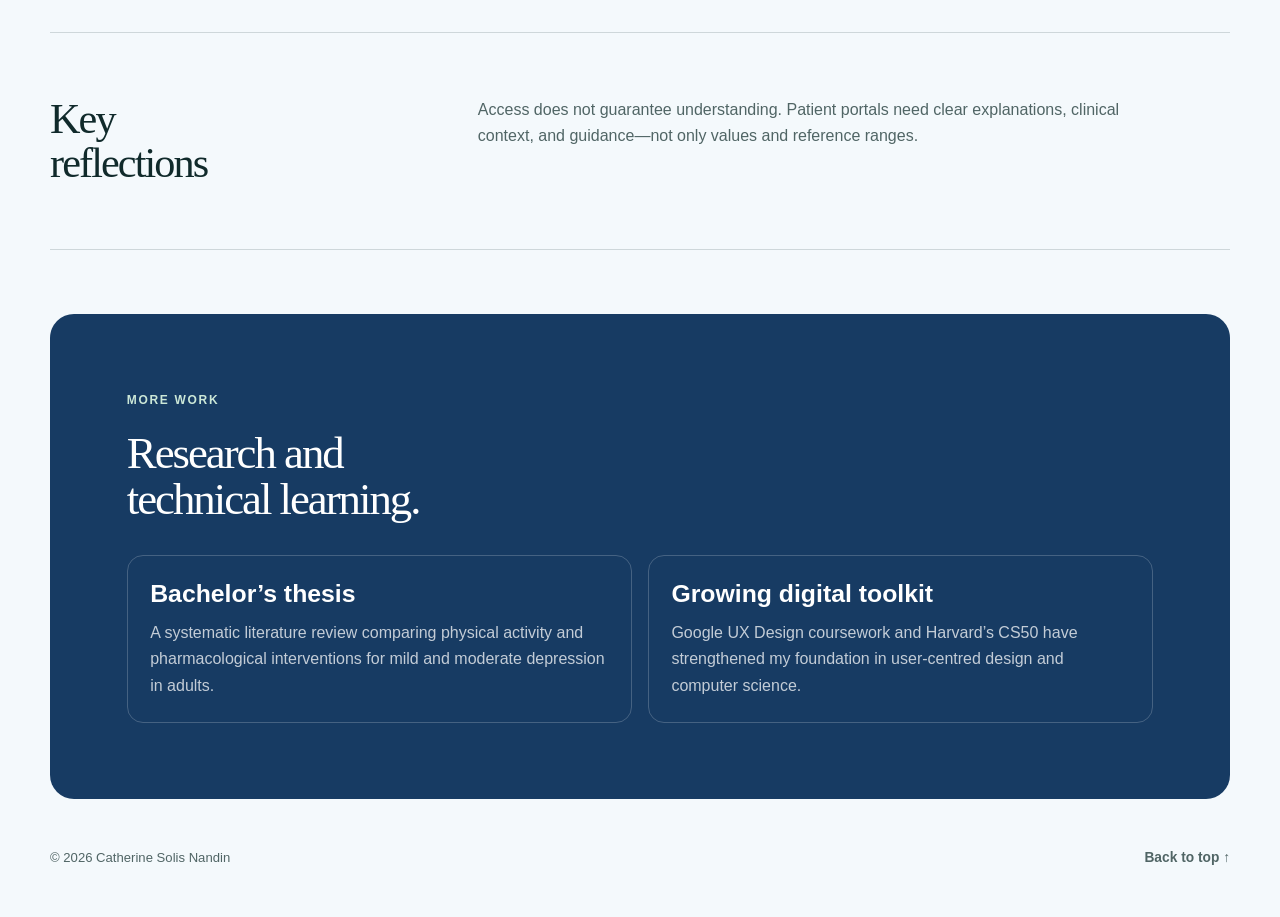
<file: projects.html>
<!doctype html>
<html lang="en">
  <head>
    <meta charset="UTF-8" />
    <meta name="viewport" content="width=device-width, initial-scale=1.0" />
    <meta
      name="description"
      content="Projects by Catherine Solis Nandin, exploring human-centred digital tools for healthcare."
    />
    <title>Projects | Catherine Solis Nandin</title>
    <link rel="stylesheet" href="styles.css?v=20260719-4" />
  </head>
  <body id="top">
    <a class="skip-link" href="#main-content">Skip to content</a>

    <header class="site-header">
      <a class="brand" href="index.html" aria-label="Catherine Solis Nandin, home">
        <span class="brand-mark" aria-hidden="true">CSN</span>
        <span>Catherine Solis Nandin</span>
      </a>
      <nav aria-label="Main navigation">
        <a href="index.html#experience">Experience</a>
        <a href="index.html#education">Education</a>
        <a href="projects.html" aria-current="page">Projects</a>
        <a href="index.html#about">About</a>
        <a href="index.html#contact">Contact</a>
      </nav>
    </header>

    <main id="main-content">
      <section class="project-page-hero project-page-hero-index">
        <div>
          <a class="back-link" href="index.html#projects">← Back to portfolio</a>
          <p class="eyebrow">Portfolio projects</p>
          <h1>Health informatics in practice</h1>
          <p class="hero-intro">
            Academic work connecting clinical knowledge, structured health data,
            interoperability, and user-centred system design.
          </p>
        </div>
      </section>

      <section class="academic-project" id="health-informatics-assignment">
        <div class="academic-project-header">
          <div>
            <p class="eyebrow">Project 01 · Individual assignment</p>
            <h2>
              Common Tools for Health Informatics (G) + Clinical Informatics (CI)
            </h2>
            <p class="lead">
              A patient-centred conceptual information model for structuring Type 2
              diabetes care data in a clear, consistent, and reusable way.
            </p>
          </div>
          <dl class="project-facts">
            <div>
              <dt>Course</dt>
              <dd>5HI001 · HT2025</dd>
            </div>
            <div>
              <dt>Methods</dt>
              <dd>UML class modelling and clinical terminology</dd>
            </div>
            <div>
              <dt>Focus</dt>
              <dd>Type 2 diabetes and structured clinical data</dd>
            </div>
            <div>
              <dt>Tool</dt>
              <dd>Draw.io (diagrams.net)</dd>
            </div>
            <div>
              <dt>Skills demonstrated</dt>
              <dd>
                <ul class="project-fact-list">
                  <li>UML class modelling</li>
                  <li>Information modelling</li>
                  <li>Clinical terminology</li>
                  <li>Systems thinking</li>
                  <li>Data modelling</li>
                </ul>
              </dd>
            </div>
          </dl>
        </div>

        <section class="project-objective" aria-labelledby="project-objective-title">
          <h3 id="project-objective-title">Objective</h3>
          <p>
            Develop a patient-centred UML information model for Type 2 diabetes care
            that demonstrates how structured clinical data can be represented clearly
            and consistently using recognised clinical terminologies.
          </p>
        </section>

        <figure class="project-diagram">
          <button
            class="diagram-enlarge"
            type="button"
            aria-label="Enlarge the UML class diagram"
            aria-haspopup="dialog"
          >
            <img
              src="assets/health-informatics-uml-diagram.png"
              alt="UML class diagram centred on a patient and connected to encounters, healthcare professionals, glucose monitoring, HbA1c results, conditions, exercise treatment, and medication prescriptions"
            />
          </button>
          <figcaption>
            UML class diagram for a patient-centred Type 2 diabetes information
            model. Select the image to view it at full size.
          </figcaption>
        </figure>

        <div class="project-case-study academic-project-sections">
          <section class="project-section">
            <h2>Project overview</h2>
            <div class="project-section-copy">
              <p class="lead">
                The model explores how clinical information can support care,
                documentation, and later analysis without losing patient-level detail.
              </p>
              <p>
                The patient is the central class. Glucose measurements, HbA1c results,
                conditions, exercise treatment, medication prescriptions, and clinical
                encounters connect directly to that patient so changes in care can be
                followed over time.
              </p>
            </div>
          </section>

          <section class="project-section">
            <h2>Clinical vocabularies</h2>
            <div class="project-section-copy">
              <p>
                The assignment applies established vocabularies to keep clinical data
                structured and interpretable. ICD-10 represents diagnoses, FASS
                describes medication products and attributes, and ATC supports the
                classification and grouping of medicines.
              </p>
              <ul class="project-feature-list">
                <li>ICD-10 for conditions and diagnostic classification</li>
                <li>FASS for substance, strength, and pharmaceutical form</li>
                <li>ATC for therapeutic and pharmacological grouping</li>
                <li>Defined values for exercise type and intensity</li>
              </ul>
            </div>
          </section>

          <section class="project-section">
            <h2>Design decisions</h2>
            <div class="project-section-copy">
              <p>
                Person is modelled as a superclass shared by patients and healthcare
                professionals, avoiding duplicated personal attributes. Encounters act
                as the link between a patient and the professionals involved in care.
                Medication prescriptions are separated from medication concepts so the
                treatment instruction remains distinct from the drug description.
              </p>
            </div>
          </section>

          <section class="project-section">
            <h2>Key reflections</h2>
            <div class="project-section-copy">
              <p class="lead">
                Translating a practical clinical workflow into a structured system model
                requires a different way of thinking.
              </p>
              <p>
                My clinical background helped me identify the important care elements,
                while the modelling work showed how relationships and intermediaries can
                make complex information easier to maintain and use digitally.
              </p>
            </div>
          </section>
        </div>

        <div class="project-download">
          <div>
            <p class="eyebrow">Full assignment</p>
            <h3>Read the Common Tools for Health Informatics report</h3>
          </div>
          <a
            class="button button-primary"
            href="assets/common-tools-health-informatics-assignment.docx"
            download
          >
            Download Word document
          </a>
        </div>
      </section>

      <section class="academic-project" id="standardization-health-informatics">
        <div class="academic-project-header">
          <div>
            <p class="eyebrow">Project 02 · Written examination</p>
            <h2>Building an openEHR Clinical Composition</h2>
            <p class="lead">
              An openEHR composition that turns a clinical scenario into a reusable,
              logically structured record of an encounter.
            </p>
          </div>
          <dl class="project-facts">
            <div>
              <dt>Course</dt>
              <dd>5HI020</dd>
            </div>
            <div>
              <dt>Methods</dt>
              <dd>openEHR archetype selection and composition design</dd>
            </div>
            <div>
              <dt>Focus</dt>
              <dd>Clinical composition and reusable documentation</dd>
            </div>
            <div>
              <dt>Tools</dt>
              <dd>openEHR Clinical Knowledge Manager (CKM)</dd>
            </div>
            <div>
              <dt>Skills demonstrated</dt>
              <dd>
                <ul class="project-fact-list">
                  <li>openEHR composition modelling</li>
                  <li>Archetype selection</li>
                  <li>Clinical information structuring</li>
                  <li>Clinical terminology</li>
                  <li>Systems thinking</li>
                </ul>
              </dd>
            </div>
          </dl>
        </div>

        <section class="project-objective" aria-labelledby="openehr-objective-title">
          <h3 id="openehr-objective-title">Objective</h3>
          <p>
            Transform a clinical encounter scenario into a structured openEHR
            composition using reusable clinical archetypes and a logically organised
            information model.
          </p>
        </section>

        <section class="composition-overview" aria-labelledby="composition-overview-title">
          <div class="composition-overview-heading">
            <p class="eyebrow">A3 · openEHR structure</p>
            <h2 id="composition-overview-title">From encounter to clinical information</h2>
            <p>
              The composition is the record container. Five sections organise the
              archetypes used to document the consultation.
            </p>
          </div>

          <div class="composition-root-card">
            <span>Composition</span>
            <strong>Clinical encounter</strong>
            <code>COMPOSITION.encounter.v1</code>
          </div>

          <div class="composition-flow" aria-hidden="true">
            <span></span>
          </div>

          <div class="composition-section-grid">
            <details class="composition-section-card">
              <summary>
                <span class="composition-section-number">01</span>
                <span>
                  <small>Section</small>
                  <strong>Background</strong>
                  <em>Reason, gender and age</em>
                </span>
                <span class="composition-section-toggle" aria-hidden="true"></span>
              </summary>
              <div class="composition-section-content">
                <code>SECTION.adhoc.v1</code>
                <ul class="archetype-list">
                  <li>
                    <span>Evaluation</span>
                    <strong>Reason for encounter</strong>
                    <code>EVALUATION.reason_for_encounter.v1</code>
                    <p>Records contact with primary care because of pain in the leg.</p>
                  </li>
                  <li>
                    <span>Evaluation</span>
                    <strong>Gender</strong>
                    <code>EVALUATION.gender.v1</code>
                    <p>Records female gender as background information.</p>
                  </li>
                  <li>
                    <span>Observation</span>
                    <strong>Age</strong>
                    <code>OBSERVATION.age_assertion.v1</code>
                    <p>Records that the patient is 65 years old.</p>
                  </li>
                </ul>
              </div>
            </details>

            <details class="composition-section-card">
              <summary>
                <span class="composition-section-number">02</span>
                <span>
                  <small>Section</small>
                  <strong>Clinical History</strong>
                  <em>Patient story and symptoms</em>
                </span>
                <span class="composition-section-toggle" aria-hidden="true"></span>
              </summary>
              <div class="composition-section-content">
                <code>SECTION.adhoc.v1</code>
                <ul class="archetype-list">
                  <li>
                    <span>Observation</span>
                    <strong>Patient story</strong>
                    <code>OBSERVATION.story.v1</code>
                    <p>Records the narrative that the patient has pain in the leg.</p>
                  </li>
                  <li>
                    <span>Cluster</span>
                    <strong>Symptom or sign</strong>
                    <code>CLUSTER.symptom_sign.v2</code>
                    <p>Describes moderate pain in the patient’s right leg.</p>
                  </li>
                </ul>
              </div>
            </details>

            <details class="composition-section-card">
              <summary>
                <span class="composition-section-number">03</span>
                <span>
                  <small>Section</small>
                  <strong>Clinical Assessment</strong>
                  <em>Overview and health risk</em>
                </span>
                <span class="composition-section-toggle" aria-hidden="true"></span>
              </summary>
              <div class="composition-section-content">
                <code>SECTION.adhoc.v1</code>
                <ul class="archetype-list">
                  <li>
                    <span>Evaluation</span>
                    <strong>Clinical synopsis</strong>
                    <code>EVALUATION.clinical_synopsis.v1</code>
                    <p>Summarises the leg pain and uncertainty about medication intake.</p>
                  </li>
                  <li>
                    <span>Evaluation</span>
                    <strong>Health risk</strong>
                    <code>EVALUATION.health_risk.v1</code>
                    <p>Documents difficulty remembering the medication name.</p>
                  </li>
                </ul>
              </div>
            </details>

            <details class="composition-section-card">
              <summary>
                <span class="composition-section-number">04</span>
                <span>
                  <small>Section</small>
                  <strong>Past Medications</strong>
                  <em>Medication orders</em>
                </span>
                <span class="composition-section-toggle" aria-hidden="true"></span>
              </summary>
              <div class="composition-section-content">
                <code>SECTION.adhoc.v1</code>
                <ul class="archetype-list">
                  <li>
                    <span>Instruction</span>
                    <strong>Medication order</strong>
                    <code>INSTRUCTION.medication_order.v3</code>
                    <p>Records metformin, bisoprolol, flucloxacillin and Eliquis.</p>
                  </li>
                </ul>
              </div>
            </details>

            <details class="composition-section-card composition-section-card-wide">
              <summary>
                <span class="composition-section-number">05</span>
                <span>
                  <small>Section</small>
                  <strong>Management Plan</strong>
                  <em>Medication change and referral</em>
                </span>
                <span class="composition-section-toggle" aria-hidden="true"></span>
              </summary>
              <div class="composition-section-content">
                <code>SECTION.adhoc.v1</code>
                <ul class="archetype-list archetype-list-two-column">
                  <li>
                    <span>Action</span>
                    <strong>Medication</strong>
                    <code>ACTION.medication.v1</code>
                    <p>Records the switch of anticoagulant to fondaparinux.</p>
                  </li>
                  <li>
                    <span>Instruction</span>
                    <strong>Service request</strong>
                    <code>INSTRUCTION.service_request.v1</code>
                    <p>Records the duplex-ultrasound referral to Karolinska University Hospital.</p>
                  </li>
                </ul>
              </div>
            </details>
          </div>

          <p class="composition-overview-hint">Select a section to see its archetypes and clinical examples.</p>
        </section>

        <div class="project-case-study academic-project-sections">
          <section class="project-section">
            <h2>Project overview</h2>
            <div class="project-section-copy">
              <p class="lead">
                The central part of the examination was building an openEHR composition
                for a complete clinical encounter.
              </p>
              <p>
                I used <code>COMPOSITION.encounter.v1</code> as the container and
                organised the clinical information into five logical sections. Each
                section contains selected openEHR archetypes that represent the
                information needed during the consultation.
              </p>
            </div>
          </section>

          <section class="project-section">
            <h2>Selected archetypes</h2>
            <div class="project-section-copy">
              <p>
                The composition combines evaluation, observation, cluster, instruction,
                and action archetypes so the record follows the progression from the
                patient’s reason for seeking care to the clinician’s management plan.
              </p>
              <ul class="project-feature-list">
                <li>Reason for encounter, gender, and age assertion</li>
                <li>Story/history and symptom/sign documentation</li>
                <li>Clinical synopsis and health-risk assessment</li>
                <li>Medication orders, medication actions, and service requests</li>
              </ul>
            </div>
          </section>

          <section class="project-section">
            <h2>Why this structure matters</h2>
            <div class="project-section-copy">
              <p>
                Organising the composition as Background, Clinical History, Clinical
                Assessment, Past Medications, and Management Plan mirrors the workflow
                of a consultation. The modular archetypes make individual data elements
                easier to interpret and reuse in follow-up visits, referrals, and
                treatment planning.
              </p>
            </div>
          </section>

          <section class="project-section">
            <h2>Methods and supporting work</h2>
            <div class="project-section-copy">
              <p>
                Information-flow mapping, UML modelling, ICD-10, and ATC supported the
                composition by clarifying where information originates, how clinical
                concepts relate, and how diagnoses and medicines can be represented
                consistently. The openEHR composition remained the main deliverable.
              </p>
            </div>
          </section>

          <section class="project-section">
            <h2>Critical evaluation</h2>
            <div class="project-section-copy">
              <p class="lead">
                Standardisation improves consistency, but the model still needs the
                right clinical context and collaboration to be safe and useful.
              </p>
              <p>
                I evaluated both advantages and limitations, including structured-data
                reuse, clearer documentation, incomplete integration of identity and
                demographic information, cognitive burden from separated components,
                and the risk of oversimplifying complex clinical situations.
              </p>
            </div>
          </section>
        </div>

        <div class="project-download">
          <div>
            <p class="eyebrow">Full examination</p>
            <h3>Read the openEHR composition examination</h3>
          </div>
          <a
            class="button button-primary"
            href="assets/standardization-health-informatics-5hi020.docx"
            download
          >
            Download Word document
          </a>
        </div>
      </section>

      <section class="academic-project" id="maternal-health-cdss">
        <div class="academic-project-header">
          <div>
            <p class="eyebrow">Project 03 · Written examination</p>
            <h2>Designing and Evaluating a Maternal Health CDSS</h2>
            <p class="lead">
              A user-centred clinical decision support concept for maternal and
              perinatal care in geographically isolated healthcare centres.
            </p>
          </div>
          <dl class="project-facts">
            <div>
              <dt>Course</dt>
              <dd>5HI019</dd>
            </div>
            <div>
              <dt>Methods</dt>
              <dd>Personas, use cases, requirements and evaluation planning</dd>
            </div>
            <div>
              <dt>Focus</dt>
              <dd>Clinical decision support and timely referral</dd>
            </div>
            <div>
              <dt>Tools</dt>
              <dd>Draw.io (diagrams.net)</dd>
            </div>
            <div>
              <dt>Skills demonstrated</dt>
              <dd>
                <ul class="project-fact-list">
                  <li>Clinical decision support design</li>
                  <li>Requirements engineering</li>
                  <li>User-centred design</li>
                  <li>Persona development</li>
                  <li>Workflow modelling</li>
                  <li>Systems thinking</li>
                </ul>
              </dd>
            </div>
          </dl>
        </div>

        <section class="project-objective" aria-labelledby="cdss-objective-title">
          <h3 id="cdss-objective-title">Objective</h3>
          <p>
            Design a user-centred clinical decision support system (CDSS) concept that
            supports maternal healthcare professionals in geographically isolated
            settings by improving structured assessment, risk identification, and
            referral planning.
          </p>
        </section>

        <section class="cdss-overview" aria-labelledby="cdss-overview-title">
          <div class="cdss-overview-heading">
            <p class="eyebrow">System concept</p>
            <h2 id="cdss-overview-title">Supporting decisions from first contact to referral</h2>
            <p>
              The proposed workflow combines information from the patient with a
              structured professional assessment and clear referral support.
            </p>
          </div>

          <ol class="cdss-flow" aria-label="Proposed maternal health decision-support workflow">
            <li>
              <span class="cdss-step-number">01</span>
              <small>Patient</small>
              <strong>Pre-consultation form</strong>
              <p>Pregnancy and medical history are submitted before the visit.</p>
            </li>
            <li>
              <span class="cdss-step-number">02</span>
              <small>Healthcare professional</small>
              <strong>Maternal assessment</strong>
              <p>A structured checklist guides collection of clinical information.</p>
            </li>
            <li>
              <span class="cdss-step-number">03</span>
              <small>Decision support</small>
              <strong>Risk guidance</strong>
              <p>The CDSS highlights risk factors and suggests appropriate next steps.</p>
            </li>
            <li>
              <span class="cdss-step-number">04</span>
              <small>Care coordination</small>
              <strong>Electronic referral</strong>
              <p>High-risk cases can be communicated to the receiving hospital.</p>
            </li>
          </ol>
        </section>

        <section class="cdss-details" aria-labelledby="cdss-details-title">
          <div class="cdss-details-heading">
            <p class="eyebrow">Project details</p>
            <h2 id="cdss-details-title">Project overview</h2>
            <p>
              The expandable sections summarise the analysis behind the CDSS concept,
              including user needs, system requirements, evaluation planning, and
              implementation considerations.
            </p>
          </div>

          <div class="cdss-detail-list">
            <details class="cdss-detail-card">
              <summary>
                <span class="cdss-detail-number">01</span>
                <span>
                  <small>Clinical context</small>
                  <strong>Clinical setting and users</strong>
                  <em>Who the system supports and why it is needed</em>
                </span>
                <span class="cdss-detail-toggle" aria-hidden="true"></span>
              </summary>
              <div class="cdss-detail-content">
                <div class="cdss-fact-grid">
                  <article>
                    <span>Setting</span>
                    <strong>Isolated maternity-care centres</strong>
                    <p>Referral hospitals may be two hours away.</p>
                  </article>
                  <article>
                    <span>Primary users</span>
                    <strong>Nurses and midwives</strong>
                    <p>Professionals work without a physician on site.</p>
                  </article>
                  <article>
                    <span>Patient user</span>
                    <strong>Pregnant woman seeking care</strong>
                    <p>Provides history before the clinical assessment.</p>
                  </article>
                </div>
                <p class="cdss-detail-note">Referral-hospital professionals and health authorities are additional stakeholders.</p>
              </div>
            </details>

            <details class="cdss-detail-card">
              <summary>
                <span class="cdss-detail-number">02</span>
                <span>
                  <small>System requirements</small>
                  <strong>What the system must support</strong>
                  <em>Three clear and testable requirements</em>
                </span>
                <span class="cdss-detail-toggle" aria-hidden="true"></span>
              </summary>
              <div class="cdss-detail-content">
                <ol class="cdss-requirements">
                  <li>
                    <span>01</span>
                    <p>Display a structured maternal and perinatal assessment checklist.</p>
                  </li>
                  <li>
                    <span>02</span>
                    <p>Let the patient submit relevant history before the visit.</p>
                  </li>
                  <li>
                    <span>03</span>
                    <p>Automatically save interrupted assessments so work can resume safely.</p>
                  </li>
                </ol>
              </div>
            </details>

            <details class="cdss-detail-card">
              <summary>
                <span class="cdss-detail-number">03</span>
                <span>
                  <small>Evaluation strategy</small>
                  <strong>How the concept would be assessed</strong>
                  <em>Clinical outcomes, timing and validation</em>
                </span>
                <span class="cdss-detail-toggle" aria-hidden="true"></span>
              </summary>
              <div class="cdss-detail-content">
                <div class="cdss-metric-grid">
                  <article>
                    <span>Outcome 01</span>
                    <strong>Complication detection</strong>
                    <p>Time to detection and correctly identified high-risk cases.</p>
                  </article>
                  <article>
                    <span>Outcome 02</span>
                    <strong>Referral delays</strong>
                    <p>Time from risk detection to referral submission.</p>
                  </article>
                  <article>
                    <span>Validation</span>
                    <strong>Clinical appropriateness</strong>
                    <p>Review of referrals by receiving clinicians.</p>
                  </article>
                </div>
              </div>
            </details>

            <details class="cdss-detail-card">
              <summary>
                <span class="cdss-detail-number">04</span>
                <span>
                  <small>Future considerations</small>
                  <strong>What would be needed next</strong>
                  <em>User testing and clinical validation</em>
                </span>
                <span class="cdss-detail-toggle" aria-hidden="true"></span>
              </summary>
              <div class="cdss-detail-content cdss-reflection-grid">
                <p>Personas support focus, but can hide differences in skills, workload, and local resources.</p>
                <p>The concept would require direct user involvement, usability testing, and clinical validation before use in practice.</p>
              </div>
            </details>
          </div>
        </section>

        <div class="project-case-study academic-project-sections cdss-key-reflections">
          <section class="project-section">
            <h2>Key reflections</h2>
            <div class="project-section-copy">
              <p>
                Designing a clinical decision support concept highlighted how successful
                digital health systems depend as much on understanding users and clinical
                workflows as on technology itself. Translating clinical practice into
                structured requirements reinforced the importance of user-centred design,
                patient safety, and multidisciplinary collaboration throughout system
                development.
              </p>
            </div>
          </section>
        </div>

        <div class="project-download">
          <div>
            <p class="eyebrow">Full examination</p>
            <h3>Read the maternal health CDSS examination</h3>
          </div>
          <a
            class="button button-primary"
            href="assets/maternal-health-cdss-written-exam.docx"
            download
          >
            Download Word document
          </a>
        </div>
      </section>

      <section class="academic-project" id="laboratory-results-1177">
        <div class="academic-project-header">
          <div>
            <p class="eyebrow">Project 04 · Four-person group research project</p>
            <h2>Interpreting Laboratory Results in Sweden’s 1177 Patient Portal</h2>
            <p class="lead">
              1177 Journalen is part of Sweden’s national eHealth service and lets
              patients view their medical records, including laboratory test results.
              In this four-person group study, we examined whether adults without
              medical backgrounds could understand those results without clinical guidance.
            </p>
          </div>
          <dl class="project-facts">
            <div>
              <dt>Course</dt>
              <dd>Scientific Research Methods</dd>
            </div>
            <div>
              <dt>Methods</dt>
              <dd>
                <ul class="project-fact-list">
                  <li>Scenario-based survey</li>
                  <li>Descriptive statistics</li>
                  <li>Spearman correlation</li>
                  <li>Descriptive content analysis</li>
                </ul>
              </dd>
            </div>
            <div>
              <dt>Focus</dt>
              <dd>Consumer health informatics and patient understanding</dd>
            </div>
            <div>
              <dt>Tools and measure</dt>
              <dd>
                <ul class="project-fact-list">
                  <li>Google Forms</li>
                  <li>IBM SPSS</li>
                  <li>Sw-eHEALS (Swedish eHealth Literacy Scale)</li>
                </ul>
              </dd>
            </div>
            <div>
              <dt>Skills demonstrated</dt>
              <dd>
                <ul class="project-fact-list">
                  <li>Research design</li>
                  <li>Survey methodology</li>
                  <li>Statistical analysis</li>
                  <li>Qualitative content analysis</li>
                  <li>Human-centred evaluation</li>
                </ul>
              </dd>
            </div>
          </dl>
        </div>

        <section class="project-objective" aria-labelledby="laboratory-results-objective-title">
          <h3 id="laboratory-results-objective-title">Objective</h3>
          <p>
            Examine how non-medical users interpret simulated laboratory results in 1177,
            whether eHealth literacy relates to performance, and what support users need.
          </p>
        </section>

        <section class="research-process" aria-labelledby="research-process-title" data-reveal>
          <div class="research-process-heading">
            <p class="eyebrow">Study process</p>
            <h2 id="research-process-title">From patient portal to research findings</h2>
          </div>
          <ol class="research-process-flow" aria-label="Five-step research process">
            <li>
              <span class="cdss-step-number">01</span>
              <strong>Simulated 1177 lab-result screens</strong>
            </li>
            <li>
              <span class="cdss-step-number">02</span>
              <strong>105 non-medical participants</strong>
            </li>
            <li>
              <span class="cdss-step-number">03</span>
              <strong>Four scenarios + eHealth literacy survey</strong>
            </li>
            <li>
              <span class="cdss-step-number">04</span>
              <strong>Statistical + qualitative analysis</strong>
            </li>
            <li>
              <span class="cdss-step-number">05</span>
              <strong>Findings about comprehension and support needs</strong>
            </li>
          </ol>
        </section>

        <div class="project-case-study academic-project-sections">
          <section class="project-section" data-reveal>
            <h2>Project overview</h2>
            <div class="project-section-copy">
              <p>
                We asked 105 Swedish-speaking adults without medical backgrounds to
                interpret four simulated laboratory-result scenarios. We combined their
                answers with eHealth-literacy scores and comments about what was unclear.
              </p>
              <figure class="research-interface-example" data-reveal>
                <a
                  href="assets/simulated-1177-laboratory-results.png"
                  aria-label="Open the simulated 1177 laboratory-result example at full size"
                >
                  <img
                    src="assets/simulated-1177-laboratory-results.png"
                    alt="Simulated 1177 laboratory results showing HbA1c, TSH, ferritin, and vitamin D values in Swedish on the left and English on the right"
                    loading="lazy"
                    decoding="async"
                  />
                </a>
                <figcaption>
                  Simulated survey view: Swedish on the left and English on the right.
                  All data are fictional. Select the image to view it at full size.
                </figcaption>
              </figure>
            </div>
          </section>

          <section class="project-section" data-reveal>
            <h2>How we studied it</h2>
            <div class="project-section-copy">
              <p class="research-method-intro">Open a method to see the details.</p>
              <div class="research-method-list">
                <details class="research-method-card">
                  <summary>
                    <span class="research-method-number">01</span>
                    <span><small>Participants</small><strong>105 responses analysed</strong></span>
                    <span class="research-method-toggle" aria-hidden="true"></span>
                  </summary>
                  <p>111 people completed the questionnaire, and 105 were included in the final analysis.</p>
                </details>
                <details class="research-method-card">
                  <summary>
                    <span class="research-method-number">02</span>
                    <span><small>Survey</small><strong>Four simulated scenarios</strong></span>
                    <span class="research-method-toggle" aria-hidden="true"></span>
                  </summary>
                  <p>Participants interpreted four laboratory-result scenarios presented in a simulated 1177-style interface.</p>
                </details>
                <details class="research-method-card">
                  <summary>
                    <span class="research-method-number">03</span>
                    <span><small>Quantitative</small><strong>Statistics and correlation</strong></span>
                    <span class="research-method-toggle" aria-hidden="true"></span>
                  </summary>
                  <p>Interpretation accuracy, perceived concern, and Sw-eHEALS scores were analysed using descriptive statistics and Spearman correlation.</p>
                </details>
                <details class="research-method-card">
                  <summary>
                    <span class="research-method-number">04</span>
                    <span><small>Qualitative</small><strong>User-reported barriers</strong></span>
                    <span class="research-method-toggle" aria-hidden="true"></span>
                  </summary>
                  <p>Open-ended responses were analysed using descriptive content analysis to identify recurring barriers.</p>
                </details>
              </div>
            </div>
          </section>

          <section class="project-section">
            <h2>Key findings</h2>
            <div class="project-section-copy">
              <div class="research-card-grid research-findings-grid">
                <article data-reveal style="--reveal-delay: 0ms;">
                  <h3>Clear results were easier to interpret</h3>
                  <figure class="finding-diagram finding-comparison" aria-label="Clearly normal or abnormal results were easier to interpret than borderline or mildly abnormal results">
                    <div>
                      <span>Clearly normal or abnormal</span>
                      <span class="finding-bar finding-bar-long"></span>
                      <strong>Higher accuracy</strong>
                    </div>
                    <div>
                      <span>Near a boundary or mildly abnormal</span>
                      <span class="finding-bar finding-bar-short"></span>
                      <strong>Lower accuracy</strong>
                    </div>
                  </figure>
                  <p>Accuracy was higher for clearly normal or clearly abnormal results than for results near reference boundaries or only mildly abnormal.</p>
                </article>
                <article data-reveal style="--reveal-delay: 90ms;">
                  <h3>Self-reported eHealth literacy did not predict performance</h3>
                  <figure class="finding-diagram finding-association" aria-label="Diagram showing no significant association between self-reported eHealth literacy and interpretation performance">
                    <div class="finding-axis" aria-hidden="true">
                      <span style="--x: 12%; --y: 30%;"></span>
                      <span style="--x: 25%; --y: 68%;"></span>
                      <span style="--x: 38%; --y: 45%;"></span>
                      <span style="--x: 52%; --y: 74%;"></span>
                      <span style="--x: 65%; --y: 38%;"></span>
                      <span style="--x: 78%; --y: 58%;"></span>
                      <span style="--x: 90%; --y: 24%;"></span>
                    </div>
                    <div class="finding-axis-labels">
                      <span>eHealth literacy</span>
                      <strong>No significant association</strong>
                    </div>
                  </figure>
                  <p>Self-reported Sw-eHEALS scores were not significantly associated with interpretation accuracy or perceived concern.</p>
                </article>
                <article data-reveal style="--reveal-delay: 180ms;">
                  <h3>Numbers alone did not explain what the result meant</h3>
                  <figure class="finding-diagram finding-information" aria-label="Laboratory values and reference ranges did not always provide enough clinical meaning">
                    <span>Test result</span>
                    <span>Reference range</span>
                    <span class="finding-outcome">What does this mean for my health?</span>
                  </figure>
                  <p>Participants could see the laboratory value and reference range, but still struggled to understand the terminology and what the result meant for their health.</p>
                </article>
                <article data-reveal style="--reveal-delay: 270ms;">
                  <h3>Users were unsure what action to take</h3>
                  <figure class="finding-diagram finding-guidance" aria-label="Users wanted a path from seeing a result to understanding its meaning and knowing the next step">
                    <span>See result</span>
                    <span>Is action needed?</span>
                    <span>Wait, contact care, or learn more</span>
                  </figure>
                  <p>Participants wanted the portal to explain whether they should wait for healthcare to contact them, contact healthcare themselves, or seek further information.</p>
                </article>
              </div>
            </div>
          </section>

          <section class="project-section" data-reveal>
            <h2>My contribution</h2>
            <div class="project-section-copy">
              <p>
                In our four-person team, I led the qualitative analysis and discussion of
                user-reported barriers. I also contributed to the study design and manuscript,
                and handled final editing and reference management.
              </p>
            </div>
          </section>

          <section class="project-section" data-reveal>
            <h2>Key reflections</h2>
            <div class="project-section-copy">
              <p>
                Access does not guarantee understanding. Patient portals need clear
                explanations, clinical context, and guidance—not only values and reference ranges.
              </p>
            </div>
          </section>
        </div>
      </section>

      <section class="more-work">
        <p class="eyebrow">More work</p>
        <h2>Research and technical learning.</h2>
        <div class="more-work-grid">
          <article>
            <h3>Bachelor’s thesis</h3>
            <p>
              A systematic literature review comparing physical activity and
              pharmacological interventions for mild and moderate depression in adults.
            </p>
          </article>
          <article>
            <h3>Growing digital toolkit</h3>
            <p>
              Google UX Design coursework and Harvard’s CS50 have strengthened my
              foundation in user-centred design and computer science.
            </p>
          </article>
        </div>
      </section>
    </main>

    <dialog
      class="diagram-lightbox"
      id="uml-diagram-lightbox"
      aria-label="Enlarged UML class diagram"
    >
      <button class="lightbox-close" type="button" aria-label="Close enlarged diagram">×</button>
      <img
        src="assets/health-informatics-uml-diagram.png"
        alt="Enlarged UML class diagram for the Type 2 diabetes information model"
      />
      <p>Press Esc to close</p>
    </dialog>

    <footer>
      <p>© 2026 Catherine Solis Nandin</p>
      <a href="#top">Back to top <span aria-hidden="true">↑</span></a>
    </footer>
    <script src="project-lightbox.js?v=20260719-1"></script>
  </body>
</html>
</file>
<file: styles.css>
:root {
  --ink: #102a2b;
  --muted: #506565;
  --paper: #f4f9fc;
  --white: #fff;
  --mint: #cbe7d7;
  --sky: #c9e7f3;
  --sky-deep: #8ac7df;
  --navy: #173b63;
  --teal: #1c6b67;
  --teal-dark: #124b49;
  --line: rgba(16, 42, 43, 0.16);
  --radius: 1.5rem;
  --section-space: clamp(2.5rem, 5vw, 4.5rem);
}

* {
  box-sizing: border-box;
}

html {
  scroll-behavior: smooth;
}

body {
  margin: 0;
  background:
    radial-gradient(circle at 88% 9%, rgba(138, 199, 223, 0.2), transparent 24rem),
    var(--paper);
  color: var(--ink);
  font-family: Inter, "Helvetica Neue", Arial, sans-serif;
  font-size: 1rem;
  line-height: 1.65;
}

a {
  color: inherit;
}

.skip-link {
  position: fixed;
  top: 0.75rem;
  left: 0.75rem;
  z-index: 100;
  padding: 0.7rem 1rem;
  background: var(--ink);
  color: var(--white);
  transform: translateY(-150%);
}

.skip-link:focus {
  transform: translateY(0);
}

.site-header,
main,
footer {
  width: min(100% - 3rem, 1180px);
  margin-inline: auto;
}

.site-header {
  display: flex;
  align-items: center;
  justify-content: space-between;
  min-height: 6rem;
  border-bottom: 1px solid var(--line);
}

.brand {
  display: inline-flex;
  align-items: center;
  gap: 0.8rem;
  font-size: 0.9rem;
  font-weight: 700;
  text-decoration: none;
}

.brand-mark {
  display: grid;
  width: 2.5rem;
  height: 2.5rem;
  place-items: center;
  border-radius: 50%;
  background: var(--ink);
  color: var(--white);
  font-size: 0.75rem;
  letter-spacing: 0.08em;
}

nav {
  display: flex;
  gap: clamp(1.2rem, 3vw, 2.5rem);
}

nav a,
footer a {
  font-size: 0.86rem;
  font-weight: 650;
  text-decoration: none;
}

nav a:hover,
nav a:focus-visible,
footer a:hover,
footer a:focus-visible,
.text-link:hover,
.text-link:focus-visible {
  text-decoration: underline;
  text-underline-offset: 0.3rem;
}

.hero {
  display: grid;
  grid-template-columns: minmax(0, 1fr) minmax(17rem, 21rem);
  gap: clamp(1.5rem, 3vw, 3.5rem);
  align-items: center;
  padding-block: clamp(3.5rem, 7vw, 6rem);
}

.hero-copy {
  max-width: 52rem;
}

.hero-graphic {
  position: relative;
  width: 100%;
  max-width: 21rem;
  justify-self: end;
}

.hero-graphic::before {
  position: absolute;
  inset: 12% 4% 8% 8%;
  border-radius: 48% 52% 44% 56%;
  background: rgba(201, 231, 243, 0.48);
  content: "";
  transform: rotate(-8deg);
}

.hero-graphic svg {
  position: relative;
  display: block;
  width: 100%;
  height: auto;
  overflow: visible;
}

.system-connection {
  fill: none;
  marker-end: url(#flow-arrow);
  stroke: var(--teal-dark);
  stroke-dasharray: 8 6;
  stroke-dashoffset: 0;
  stroke-linecap: round;
  stroke-width: 3;
  animation: data-flow 2.2s linear infinite;
}

.system-connection.flow-two,
.system-connection.flow-four {
  animation-delay: -1.1s;
}

.hero-graphic marker path {
  fill: var(--teal-dark);
}

.system-node,
.record-node {
  filter: drop-shadow(0 0.9rem 1rem rgba(39, 84, 104, 0.11));
}

.system-node {
  animation: system-node-pulse 4s ease-in-out infinite;
}

.lab-node,
.medication-node {
  animation-delay: -2s;
}

.system-node rect {
  fill: rgba(255, 255, 255, 0.96);
  stroke: rgba(23, 59, 99, 0.12);
}

.system-node circle {
  fill: var(--sky);
}

.system-node path {
  fill: none;
  stroke: var(--navy);
  stroke-linecap: round;
  stroke-linejoin: round;
  stroke-width: 4;
}

.system-node text {
  fill: var(--navy);
  font-family: Inter, "Helvetica Neue", Arial, sans-serif;
  font-size: 11px;
  font-weight: 750;
  text-anchor: start;
}

.system-node .node-caption {
  fill: var(--muted);
  font-size: 8.5px;
  font-weight: 600;
}

.medication-node > text:not(.node-caption) {
  font-size: 10.5px;
}

.record-node rect {
  fill: var(--navy);
}

.record-node circle {
  fill: var(--sky);
}

.record-node > path:not(.record-line) {
  fill: none;
  stroke: var(--navy);
  stroke-linecap: round;
  stroke-width: 4;
}

.record-label {
  fill: var(--white);
  font-family: Inter, "Helvetica Neue", Arial, sans-serif;
  font-size: 12px;
  font-weight: 700;
}

.record-line {
  fill: none;
  stroke: rgba(255, 255, 255, 0.58);
  stroke-linecap: round;
  stroke-width: 4;
}

.record-status {
  fill: var(--mint) !important;
  animation: record-status-pulse 1.8s ease-in-out infinite;
}

@keyframes data-flow {
  to { stroke-dashoffset: -22; }
}

@keyframes system-node-pulse {
  0%, 100% { transform: translateY(0); }
  50% { transform: translateY(-4px); }
}

@keyframes record-status-pulse {
  0%, 100% { opacity: 0.45; }
  50% { opacity: 1; }
}

.eyebrow,
.timeline-type {
  margin: 0 0 1.2rem;
  color: var(--teal);
  font-size: 0.75rem;
  font-weight: 750;
  letter-spacing: 0.14em;
  text-transform: uppercase;
}

h1,
h2,
h3,
p {
  margin-top: 0;
}

h1,
h2 {
  letter-spacing: -0.045em;
  line-height: 1.04;
}

h1 {
  max-width: 15ch;
  margin-bottom: 1.8rem;
  font-family: Georgia, "Times New Roman", serif;
  font-size: clamp(3rem, 5.2vw, 5rem);
  font-weight: 400;
}

.hero-copy h1 {
  font-size: clamp(2.8rem, 4.7vw, 4.5rem);
}

h2 {
  margin-bottom: 1.5rem;
  font-family: Georgia, "Times New Roman", serif;
  font-size: clamp(2.2rem, 3.5vw, 3.6rem);
  font-weight: 400;
}

h3 {
  margin-bottom: 0.25rem;
  font-size: clamp(1.2rem, 2vw, 1.55rem);
  line-height: 1.3;
}

.hero-intro {
  max-width: 38rem;
  margin-bottom: 2.5rem;
  color: var(--muted);
  font-size: clamp(1.08rem, 1.8vw, 1.35rem);
}

.hero-actions {
  display: flex;
  flex-wrap: wrap;
  align-items: center;
  gap: 1.5rem;
}

.button {
  display: inline-flex;
  align-items: center;
  justify-content: center;
  min-height: 3.4rem;
  padding: 0.75rem 1.4rem;
  border-radius: 999px;
  font-size: 0.9rem;
  font-weight: 700;
  text-decoration: none;
  transition: transform 160ms ease, background-color 160ms ease;
}

.button:hover {
  transform: translateY(-2px);
}

.button-primary {
  background: var(--ink);
  color: var(--white);
}

.button-primary:hover {
  background: var(--teal-dark);
}

.text-link {
  font-size: 0.9rem;
  font-weight: 700;
  text-decoration: none;
}

.skills-strip {
  display: grid;
  grid-template-columns: minmax(12rem, 0.8fr) 2fr;
  gap: clamp(2rem, 5vw, 5rem);
  align-items: center;
  padding: clamp(1.6rem, 3.5vw, 2.8rem);
  border: 1px solid rgba(23, 59, 99, 0.1);
  border-radius: var(--radius);
  background: rgba(255, 255, 255, 0.78);
  box-shadow: 0 1rem 3rem rgba(39, 84, 104, 0.08);
}

.skills-intro .eyebrow {
  margin-bottom: 0.55rem;
}

.skills-intro > p:last-child {
  max-width: 26rem;
  margin-bottom: 0;
  font-size: 1.05rem;
  font-weight: 650;
  line-height: 1.4;
}

.skill-list {
  display: flex;
  flex-wrap: wrap;
  gap: 0.7rem;
  margin: 0;
  padding: 0;
  list-style: none;
}

.skill-list li {
  padding: 0.55rem 0.85rem;
  border: 1px solid rgba(23, 59, 99, 0.14);
  border-radius: 999px;
  background: var(--paper);
  color: var(--navy);
  font-size: 0.78rem;
  font-weight: 700;
}

.experience-section {
  padding: clamp(5rem, 10vw, 9rem) 0 var(--section-space);
}

.education-section {
  padding: var(--section-space) 0;
}

.section-grid {
  position: relative;
  padding-block: var(--section-space);
  display: block;
}

#about {
  padding-bottom: 0;
}

.section-grid::before {
  position: absolute;
  top: 0;
  right: 0;
  left: 0;
  height: 1px;
  background: var(--line);
  content: "";
}

.section-heading h2 {
  max-width: 11ch;
}

.section-content {
  width: min(100%, 52rem);
  margin-left: auto;
}

.about-body {
  display: grid;
  grid-template-columns: minmax(11rem, 0.6fr) minmax(0, 1.4fr);
  gap: clamp(2rem, 4vw, 4rem);
  align-items: start;
  width: min(100%, 52rem);
  margin-inline: auto;
}

.about-body .section-content {
  width: auto;
  margin-left: 0;
}

.certificates-gallery {
  display: grid;
  grid-template-columns: repeat(2, minmax(0, 1fr));
  gap: clamp(2rem, 5vw, 4.5rem);
  width: min(100%, 68rem);
  margin-inline: auto;
}

.certificate-button {
  display: block;
  width: 100%;
  height: clamp(14rem, 24vw, 20rem);
  padding: 0;
  border: 1px solid rgba(23, 59, 99, 0.12);
  border-radius: 1rem;
  background: var(--white);
  box-shadow: 0 1rem 2.5rem rgba(39, 84, 104, 0.1);
  cursor: pointer;
  overflow: hidden;
  text-decoration: none;
  transition: box-shadow 180ms ease, transform 180ms ease;
}

.certificate-button:hover,
.certificate-button:focus-visible {
  box-shadow: 0 1.3rem 3rem rgba(39, 84, 104, 0.16);
  transform: translateY(-3px);
}

.certificate-button img {
  display: block;
  width: 100%;
  height: 100%;
  object-fit: contain;
}

.certificates-section {
  padding: var(--section-space) 0;
  border-top: 1px solid var(--line);
  text-align: center;
}

.certificates-section .eyebrow {
  margin-bottom: clamp(2rem, 4vw, 3rem);
}

.profile-portrait {
  position: relative;
  width: min(100%, 15rem);
}

.profile-portrait::before {
  position: absolute;
  inset: 0.8rem -0.8rem -0.8rem 0.8rem;
  border-radius: 2rem;
  background: var(--mint);
  content: "";
}

.profile-portrait img {
  position: relative;
  z-index: 1;
  display: block;
  width: 100%;
  height: auto;
  border: 1px solid rgba(23, 59, 99, 0.12);
  border-radius: 2rem;
  box-shadow: 0 1.5rem 4rem rgba(39, 84, 104, 0.15);
}

.section-content > p {
  max-width: 42rem;
}

.section-content .lead {
  color: var(--ink);
  font-size: clamp(1.35rem, 2.2vw, 1.8rem);
  line-height: 1.4;
}

.section-content > p:not(.lead) {
  color: var(--muted);
}

.values {
  display: flex;
  flex-wrap: wrap;
  gap: 0.65rem;
  margin-top: 2.5rem;
}

.values span {
  padding: 0.6rem 0.9rem;
  border: 1px solid var(--line);
  border-radius: 999px;
  font-size: 0.8rem;
  font-weight: 700;
}

.opportunity {
  grid-column: 1 / -1;
  margin-top: 2rem;
  padding: clamp(1.5rem, 3vw, 2rem);
  border-radius: 1.25rem;
  background: var(--sky);
}

.opportunity .eyebrow {
  margin-bottom: 0.65rem;
}

.opportunity h3 {
  margin-bottom: 0.8rem;
  color: var(--navy);
  font-family: Georgia, "Times New Roman", serif;
  font-size: clamp(1.55rem, 2.6vw, 2.25rem);
  line-height: 1.12;
}

.opportunity > p:not(.eyebrow) {
  max-width: 46rem;
  color: var(--muted);
}

.opportunity ul {
  display: grid;
  gap: 0.7rem;
  margin: 1.25rem 0 0;
  padding-left: 1.2rem;
}

.opportunity li {
  padding-left: 0.25rem;
  color: var(--ink);
  font-weight: 650;
  line-height: 1.5;
}

.experience-section,
.education-section {
  position: relative;
}

.experience-section::before,
.education-section::before {
  position: absolute;
  right: 0;
  left: 0;
  height: 1px;
  background: var(--line);
  content: "";
}

.experience-section::before {
  top: var(--section-space);
}

.education-section::before {
  top: 0;
}

.section-grid > .section-heading {
  display: grid;
  grid-template-columns: minmax(5rem, 1fr) minmax(0, 52rem);
  gap: 2rem;
  margin-bottom: clamp(3rem, 7vw, 6rem);
}

#about > .section-heading {
  margin-bottom: clamp(1rem, 1.5vw, 1.5rem);
}

.experience-layout,
.education-layout {
  display: grid;
  grid-template-columns: minmax(5rem, 1fr) minmax(0, 52rem);
  gap: 2rem;
  align-items: start;
}

.project-preview {
  display: grid;
  grid-template-columns: minmax(5rem, 1fr) minmax(0, 52rem);
  gap: 2rem;
  align-items: start;
  margin-top: var(--section-space);
  padding-block: var(--section-space);
  border-top: 1px solid rgba(23, 59, 99, 0.28);
}

.project-preview-intro > p:last-child {
  max-width: 15rem;
  margin-bottom: 0;
  color: var(--muted);
  font-size: 1rem;
  font-weight: 650;
  line-height: 1.5;
}

.project-teaser-list {
  display: grid;
  gap: 1.25rem;
}

.project-teaser {
  display: grid;
  grid-template-columns: 3rem minmax(0, 1fr) 2.4rem;
  gap: 1.3rem;
  align-items: center;
  padding: clamp(1.5rem, 3vw, 2.3rem);
  border: 1px solid rgba(23, 59, 99, 0.1);
  border-radius: var(--radius);
  background: linear-gradient(135deg, rgba(203, 231, 215, 0.86), rgba(255, 255, 255, 0.92));
  box-shadow: 0 1rem 3rem rgba(39, 84, 104, 0.09);
  text-decoration: none;
  transition: box-shadow 180ms ease, transform 180ms ease;
}

.project-teaser:hover,
.project-teaser:focus-visible {
  box-shadow: 0 1.3rem 3.5rem rgba(39, 84, 104, 0.15);
  transform: translateY(-3px);
}

.project-number {
  display: grid;
  width: 3rem;
  height: 3rem;
  place-items: center;
  border-radius: 50%;
  background: var(--navy);
  color: var(--white);
  font-size: 0.7rem;
  font-weight: 750;
  letter-spacing: 0.1em;
}

.project-teaser-copy {
  display: grid;
  gap: 0.25rem;
}

.project-teaser-copy .timeline-type {
  margin-bottom: 0.25rem;
}

.project-teaser-copy strong {
  font-family: Georgia, "Times New Roman", serif;
  font-size: clamp(1.45rem, 2.5vw, 2rem);
  font-weight: 400;
  letter-spacing: -0.025em;
  line-height: 1.2;
}

.project-teaser-copy > span:last-child {
  max-width: 35rem;
  color: var(--muted);
  font-size: 0.9rem;
}

.project-arrow {
  display: grid;
  width: 2.4rem;
  height: 2.4rem;
  place-items: center;
  border-radius: 50%;
  background: var(--navy);
  color: var(--white);
  font-size: 1rem;
}

.experience-intro > p:last-child,
.education-intro > p:last-child {
  max-width: 15rem;
  margin-bottom: 0;
  color: var(--muted);
  font-size: 1.08rem;
  font-weight: 650;
  line-height: 1.5;
}

.education-card,
.work-card {
  border-radius: var(--radius);
  box-shadow: 0 1rem 3rem rgba(39, 84, 104, 0.1);
}

.education-card {
  position: relative;
  display: flex;
  flex-direction: column;
  width: min(100%, 52rem);
  min-height: 28rem;
  margin-left: auto;
  padding: clamp(1.7rem, 3vw, 2.7rem);
  background: linear-gradient(145deg, var(--sky), #dff3f9);
  overflow: hidden;
}

.education-card::after {
  position: absolute;
  right: -3rem;
  bottom: -4rem;
  width: 14rem;
  height: 14rem;
  border: 1px solid rgba(16, 42, 43, 0.14);
  border-radius: 50%;
  content: "";
}

.card-icon {
  display: grid;
  width: 3rem;
  height: 3rem;
  margin-bottom: auto;
  place-items: center;
  border-radius: 50%;
  background: var(--ink);
  color: var(--white);
  font-size: 0.7rem;
  font-weight: 750;
  letter-spacing: 0.1em;
}

.study-progress {
  position: absolute;
  z-index: 1;
  top: clamp(3.5rem, 5vw, 4.5rem);
  right: clamp(1.8rem, 3vw, 2.7rem);
  display: grid;
  justify-items: center;
  width: 10rem;
  color: var(--navy);
  text-align: center;
}

.progress-ring {
  position: relative;
  display: grid;
  width: 7.2rem;
  height: 7.2rem;
  place-items: center;
}

.progress-ring svg {
  position: absolute;
  inset: 0;
  width: 100%;
  height: 100%;
  transform: rotate(-90deg);
}

.progress-ring circle {
  fill: none;
  stroke-width: 9;
}

.progress-track {
  stroke: rgba(255, 255, 255, 0.7);
}

.progress-value {
  stroke: var(--navy);
  stroke-dasharray: 50 50;
  stroke-linecap: round;
  animation: progress-load 1.4s cubic-bezier(0.65, 0, 0.35, 1) both;
}

.progress-ring::after {
  position: absolute;
  top: 0.15rem;
  left: calc(50% - 0.3rem);
  width: 0.6rem;
  height: 0.6rem;
  border: 3px solid var(--sky);
  border-radius: 50%;
  background: var(--navy);
  content: "";
  transform-origin: 0.3rem 3.45rem;
  animation: progress-orbit 3.5s linear infinite;
}

.progress-ring span {
  font-family: Georgia, "Times New Roman", serif;
  font-size: 1.65rem;
  line-height: 1;
}

.education-card .study-progress p {
  margin-top: 0.65rem;
  color: var(--navy);
  font-size: 0.72rem;
  font-weight: 750;
  letter-spacing: 0.06em;
  line-height: 1.35;
  text-transform: uppercase;
}

@media (min-width: 961px) {
  .study-progress {
    top: 10.75rem;
  }
}

@keyframes progress-load {
  from { stroke-dasharray: 0 100; }
  to { stroke-dasharray: 50 50; }
}

@keyframes progress-orbit {
  to { transform: rotate(360deg); }
}

.education-card .timeline-type {
  margin: 3rem 0 0.8rem;
}

.education-card h3 {
  max-width: 18ch;
  font-family: Georgia, "Times New Roman", serif;
  font-size: clamp(1.9rem, 3vw, 2.8rem);
  font-weight: 400;
  letter-spacing: -0.03em;
}

.education-card p:not(.timeline-type) {
  margin-bottom: 0;
  color: var(--muted);
}

.entry-details {
  position: relative;
  z-index: 1;
}

.entry-details summary,
.role-item summary {
  cursor: pointer;
  list-style: none;
}

.entry-details summary::-webkit-details-marker,
.role-item summary::-webkit-details-marker {
  display: none;
}

.master-details {
  margin-top: 0.2rem;
}

.master-details summary {
  display: flex;
  align-items: center;
  justify-content: space-between;
  gap: 1rem;
  padding-block: 0.65rem;
  color: var(--ink);
  font-size: 0.84rem;
  font-weight: 750;
}

.expand-icon {
  display: grid;
  flex: 0 0 auto;
  width: 1.8rem;
  height: 1.8rem;
  place-items: center;
  border-radius: 50%;
  background: var(--navy);
  color: var(--white);
}

.expand-icon::before {
  width: 0.42rem;
  height: 0.42rem;
  border-right: 2px solid currentColor;
  border-bottom: 2px solid currentColor;
  content: "";
  transform: translateY(-0.12rem) rotate(45deg);
  transition: transform 160ms ease;
}

details[open] > summary .expand-icon::before {
  transform: translateY(0.12rem) rotate(225deg);
}

.details-content {
  padding: 0.4rem 0 1.4rem;
}

.education-card .details-content p {
  margin-bottom: 1.2rem;
}

.details-content h4 {
  margin: 1.35rem 0 0.55rem;
  font-size: 0.86rem;
}

.details-content ul {
  margin: 0;
  padding-left: 1.15rem;
  color: var(--muted);
  font-size: 0.86rem;
}

.details-content li + li {
  margin-top: 0.45rem;
}

.source-link {
  display: inline-block;
  margin-top: 1.4rem;
  color: var(--teal-dark);
  font-size: 0.78rem;
  font-weight: 750;
  text-underline-offset: 0.2rem;
}

.previous-education {
  position: relative;
  z-index: 1;
  display: grid;
  grid-template-columns: 3rem minmax(0, 1fr);
  gap: 1.2rem;
  align-items: start;
  margin-top: 2rem;
  padding-top: 1.6rem;
}

.previous-education .card-icon {
  margin-bottom: 0;
}

.previous-education-content .timeline-type {
  margin: 0 0 0.55rem;
}

.previous-education h4 {
  margin: 0 0 0.2rem;
  font-size: 1.05rem;
  line-height: 1.35;
}

.education-card .previous-education .education-dates {
  margin-top: 0.35rem;
  color: var(--teal-dark);
  font-size: 0.78rem;
  font-weight: 700;
}

.work-card {
  width: min(100%, 52rem);
  margin-left: auto;
  padding: clamp(1.7rem, 3vw, 2.7rem);
  background: rgba(255, 255, 255, 0.88);
  backdrop-filter: blur(0.5rem);
}

.role-item {
  border-top: 1px solid var(--line);
}

.role-list {
  position: relative;
}

.role-list::before {
  position: absolute;
  top: 2.4rem;
  bottom: 2.4rem;
  left: 1.1rem;
  width: 1px;
  background: rgba(23, 59, 99, 0.2);
  content: "";
}

.role-item:last-child {
  border-bottom: 1px solid var(--line);
}

.role-item summary {
  position: relative;
  display: grid;
  grid-template-columns: 2.2rem minmax(0, 1fr) auto;
  align-items: center;
  gap: 1.1rem;
  padding-block: 1.35rem;
}

.role-number {
  position: relative;
  z-index: 1;
  display: grid;
  width: 2.2rem;
  height: 2.2rem;
  place-items: center;
  border-radius: 50%;
  background: var(--navy);
  color: var(--white);
  font-size: 0.66rem;
  font-weight: 750;
  letter-spacing: 0.08em;
}

.role-item h3 {
  margin-bottom: 0.15rem;
}

.role-item p {
  margin-bottom: 0;
  color: var(--muted);
}

.role-action {
  display: flex;
  align-items: center;
  gap: 0.65rem;
}

.role-tag {
  flex: 0 0 auto;
  padding: 0.35rem 0.65rem;
  border-radius: 999px;
  background: var(--paper);
  color: var(--teal-dark);
  font-size: 0.7rem;
  font-weight: 750;
  letter-spacing: 0.08em;
  text-transform: uppercase;
}

.role-item .expand-icon {
  width: 1.65rem;
  height: 1.65rem;
}

.role-details {
  padding: 0 3.2rem 1.35rem 3.3rem;
}

.role-details p {
  max-width: 34rem;
  font-size: 0.9rem;
}

.role-details .role-meta {
  margin-bottom: 0.75rem;
  color: var(--teal-dark);
  font-size: 0.75rem;
  font-weight: 750;
  letter-spacing: 0.06em;
  text-transform: uppercase;
}

.role-details ul {
  max-width: 37rem;
  margin: 0;
  padding-left: 1.1rem;
  color: var(--muted);
  font-size: 0.88rem;
}

.role-details li + li {
  margin-top: 0.55rem;
}

.contact-section {
  padding: clamp(2.5rem, 4vw, 3.5rem);
  border-radius: var(--radius);
  background: var(--navy);
  color: var(--white);
  text-align: center;
}

.contact-area {
  padding-top: var(--section-space);
  border-top: 1px solid var(--line);
}

.contact-section .eyebrow {
  color: var(--mint);
}

.contact-section h2 {
  max-width: 18ch;
  margin-inline: auto;
  margin-bottom: 1.2rem;
  font-size: clamp(2rem, 3vw, 3rem);
}

.contact-section > p:not(.eyebrow) {
  max-width: 36rem;
  margin: 0 auto 1.5rem;
  color: rgba(255, 255, 255, 0.78);
}

.button-light {
  background: var(--white);
  color: var(--navy);
}

.contact-actions {
  display: flex;
  flex-wrap: wrap;
  justify-content: center;
  gap: 0.8rem;
}

.button-outline {
  border: 1px solid rgba(255, 255, 255, 0.7);
  color: var(--white);
}

.button-outline:hover {
  background: rgba(255, 255, 255, 0.1);
}

footer {
  display: flex;
  justify-content: space-between;
  gap: 2rem;
  padding-block: 3rem;
  color: var(--muted);
  font-size: 0.82rem;
}

footer p {
  margin-bottom: 0;
}

.project-page-hero {
  display: grid;
  grid-template-columns: minmax(0, 1.4fr) minmax(15rem, 0.6fr);
  gap: clamp(2rem, 6vw, 6rem);
  align-items: end;
  padding-block: clamp(4rem, 9vw, 8rem);
  border-bottom: 1px solid var(--line);
}

.project-page-hero h1 {
  max-width: 12ch;
  margin-bottom: 1.4rem;
  font-size: clamp(3rem, 5vw, 5rem);
}

.project-page-hero .hero-intro {
  margin-bottom: 0;
}

.project-page-hero-index {
  grid-template-columns: minmax(0, 1fr);
}

.project-page-hero-index h1 {
  max-width: 13ch;
}

.project-page-hero-index .hero-intro {
  max-width: 46rem;
}

.back-link {
  display: inline-block;
  margin-bottom: 1.5rem;
  color: var(--teal-dark);
  font-size: 0.82rem;
  font-weight: 750;
  text-decoration: none;
}

.back-link:hover,
.back-link:focus-visible {
  text-decoration: underline;
  text-underline-offset: 0.25rem;
}

.project-facts {
  display: grid;
  gap: 1rem;
  margin: 0;
  padding: 1.6rem;
  border-radius: var(--radius);
  background: var(--sky);
}

.project-facts div {
  display: grid;
  gap: 0.15rem;
}

.project-facts dt {
  color: var(--teal-dark);
  font-size: 0.68rem;
  font-weight: 750;
  letter-spacing: 0.12em;
  text-transform: uppercase;
}

.project-facts dd {
  margin: 0;
  font-size: 0.95rem;
  font-weight: 650;
}

.project-fact-list {
  display: grid;
  gap: 0.12rem;
  margin: 0;
  padding: 0;
  font-size: 0.88rem;
  list-style: none;
}

.project-objective {
  display: grid;
  grid-template-columns: minmax(8rem, 0.45fr) minmax(0, 1.55fr);
  gap: clamp(1.5rem, 4vw, 4rem);
  align-items: start;
  margin-top: clamp(2.5rem, 5vw, 4rem);
  padding-block: clamp(1.25rem, 2.5vw, 1.75rem);
  border-block: 1px solid var(--line);
}

.project-objective h3,
.project-objective p {
  margin: 0;
}

.project-objective h3 {
  font-size: clamp(1.35rem, 2vw, 1.75rem);
}

.project-objective p {
  max-width: 50rem;
  color: var(--muted);
  font-size: 1.05rem;
}

.project-objective + .project-diagram {
  margin-top: clamp(2rem, 4vw, 3rem);
}

.project-objective + .composition-overview {
  margin-top: clamp(2rem, 4vw, 3rem);
}

.project-objective + .cdss-overview {
  margin-top: clamp(2rem, 4vw, 3rem);
}

.project-objective + .research-process {
  margin-top: clamp(2rem, 4vw, 3rem);
}

.project-case-study {
  padding-block: clamp(4rem, 8vw, 7rem);
}

.project-section {
  display: grid;
  grid-template-columns: minmax(10rem, 0.7fr) minmax(0, 1.5fr);
  gap: clamp(2rem, 6vw, 6rem);
  padding-block: clamp(2.5rem, 5vw, 4.5rem);
  border-bottom: 1px solid var(--line);
}

.project-section:first-child {
  padding-top: 0;
}

.project-section h2 {
  max-width: 10ch;
  margin-bottom: 0;
  font-size: clamp(2rem, 3.3vw, 3.2rem);
}

.project-section-copy {
  max-width: 42rem;
  color: var(--muted);
}

.project-section-copy .lead {
  color: var(--ink);
  font-size: clamp(1.2rem, 2vw, 1.55rem);
  line-height: 1.45;
}

.project-feature-list {
  display: grid;
  grid-template-columns: repeat(2, minmax(0, 1fr));
  gap: 1rem;
  margin: 2rem 0 0;
  padding: 0;
  list-style: none;
}

.project-feature-list li {
  padding: 1.2rem;
  border: 1px solid rgba(23, 59, 99, 0.12);
  border-radius: 1rem;
  background: rgba(255, 255, 255, 0.8);
  color: var(--ink);
  font-weight: 650;
}

.academic-project {
  scroll-margin-top: 6rem;
  padding-block: var(--section-space);
  border-top: 1px solid var(--line);
}

.academic-project-header {
  display: grid;
  grid-template-columns: minmax(0, 1.35fr) minmax(15rem, 0.65fr);
  gap: clamp(2rem, 6vw, 6rem);
  align-items: end;
}

.academic-project-header h2 {
  max-width: 20ch;
  font-size: clamp(2.5rem, 4.5vw, 4.5rem);
}

.academic-project-header .lead {
  max-width: 46rem;
  margin-bottom: 0;
  color: var(--muted);
  font-size: clamp(1.1rem, 1.8vw, 1.35rem);
}

.project-diagram {
  margin: clamp(3rem, 6vw, 5rem) 0 0;
}

.diagram-enlarge {
  display: block;
  width: 100%;
  padding: clamp(0.75rem, 2vw, 1.5rem);
  border: 1px solid rgba(23, 59, 99, 0.12);
  border-radius: var(--radius);
  background: var(--white);
  box-shadow: 0 1.2rem 3rem rgba(39, 84, 104, 0.1);
  cursor: zoom-in;
}

.project-diagram img {
  display: block;
  width: 100%;
  height: auto;
}

.project-diagram figcaption {
  margin-top: 1rem;
  color: var(--muted);
  font-size: 0.82rem;
  text-align: center;
}

.diagram-lightbox {
  width: min(96vw, 100rem);
  max-width: none;
  max-height: 96vh;
  margin: auto;
  padding: 3.5rem 1rem 1rem;
  border: 0;
  border-radius: 1.25rem;
  background: var(--white);
  box-shadow: 0 2rem 6rem rgba(16, 42, 43, 0.35);
}

.diagram-lightbox[open] {
  display: grid;
  place-items: center;
}

.diagram-lightbox::backdrop {
  background: rgba(9, 29, 45, 0.82);
  backdrop-filter: blur(4px);
}

.diagram-lightbox img {
  display: block;
  max-width: 100%;
  max-height: calc(96vh - 6rem);
  object-fit: contain;
}

.diagram-lightbox p {
  margin: 0.75rem 0 0;
  color: var(--muted);
  font-size: 0.78rem;
}

.lightbox-close {
  position: absolute;
  top: 0.75rem;
  right: 0.75rem;
  display: grid;
  width: 2.5rem;
  height: 2.5rem;
  padding: 0;
  place-items: center;
  border: 0;
  border-radius: 50%;
  background: var(--navy);
  color: var(--white);
  cursor: pointer;
  font-size: 1.5rem;
  line-height: 1;
}

.composition-overview {
  margin-top: clamp(3rem, 6vw, 5rem);
  padding: clamp(1.5rem, 4vw, 3rem);
  border: 1px solid rgba(23, 59, 99, 0.12);
  border-radius: var(--radius);
  background: linear-gradient(145deg, rgba(255, 255, 255, 0.96), rgba(201, 231, 243, 0.48));
  box-shadow: 0 1.2rem 3rem rgba(39, 84, 104, 0.1);
}

.composition-overview-heading {
  width: min(100%, 43rem);
  margin: 0 auto clamp(2rem, 4vw, 3rem);
  text-align: center;
}

.composition-overview-heading h2 {
  max-width: none;
  margin: 0.4rem 0 0.75rem;
  font-size: clamp(2rem, 4vw, 3.35rem);
}

.composition-overview-heading p:last-child {
  max-width: 39rem;
  margin: 0 auto;
  color: var(--muted);
}

.composition-root-card {
  display: grid;
  width: min(100%, 32rem);
  gap: 0.35rem;
  margin-inline: auto;
  padding: 1.5rem 2rem;
  border-radius: 1.25rem;
  background: var(--navy);
  color: var(--white);
  box-shadow: 0 0.8rem 2rem rgba(23, 59, 99, 0.18);
  text-align: center;
}

.composition-root-card span,
.composition-section-card summary small,
.archetype-list span {
  font-size: 0.67rem;
  font-style: normal;
  font-weight: 800;
  letter-spacing: 0.12em;
  text-transform: uppercase;
}

.composition-root-card span {
  color: var(--mint);
}

.composition-root-card strong {
  font-family: Georgia, "Times New Roman", serif;
  font-size: clamp(1.35rem, 2.5vw, 1.8rem);
}

.composition-root-card code {
  color: rgba(255, 255, 255, 0.76);
}

.composition-flow {
  display: grid;
  height: 3rem;
  place-items: center;
}

.composition-flow span {
  position: relative;
  width: 2px;
  height: 100%;
  background: rgba(23, 59, 99, 0.32);
}

.composition-flow span::after {
  position: absolute;
  bottom: -1px;
  left: 50%;
  width: 0.65rem;
  height: 0.65rem;
  border-right: 2px solid rgba(23, 59, 99, 0.45);
  border-bottom: 2px solid rgba(23, 59, 99, 0.45);
  content: "";
  transform: translateX(-50%) rotate(45deg);
}

.composition-section-grid {
  display: grid;
  grid-template-columns: repeat(2, minmax(0, 1fr));
  gap: 1rem;
}

.composition-section-card {
  overflow: hidden;
  border: 1px solid rgba(23, 59, 99, 0.14);
  border-radius: 1.15rem;
  background: rgba(255, 255, 255, 0.92);
  box-shadow: 0 0.55rem 1.6rem rgba(39, 84, 104, 0.07);
}

.composition-section-card-wide {
  grid-column: 1 / -1;
}

.composition-section-card summary {
  display: grid;
  grid-template-columns: auto minmax(0, 1fr) auto;
  gap: 1rem;
  align-items: center;
  padding: 1.25rem;
  cursor: pointer;
  list-style: none;
}

.composition-section-card summary::-webkit-details-marker {
  display: none;
}

.composition-section-card summary:focus-visible {
  outline: 3px solid var(--teal-dark);
  outline-offset: -3px;
}

.composition-section-card[open] summary {
  background: rgba(201, 231, 243, 0.42);
}

.composition-section-number {
  display: grid;
  width: 2.8rem;
  height: 2.8rem;
  place-items: center;
  border-radius: 50%;
  background: var(--navy);
  color: var(--white);
  font-size: 0.75rem;
  font-weight: 800;
}

.composition-section-card summary > span:nth-child(2) {
  display: grid;
  gap: 0.2rem;
}

.composition-section-card summary small {
  color: var(--teal-dark);
}

.composition-section-card summary strong {
  color: var(--ink);
  font-size: 1.08rem;
}

.composition-section-card summary em {
  color: var(--muted);
  font-size: 0.82rem;
  font-style: normal;
}

.composition-section-toggle {
  position: relative;
  width: 2.25rem;
  height: 2.25rem;
  border-radius: 50%;
  background: var(--navy);
}

.composition-section-toggle::before,
.composition-section-toggle::after {
  position: absolute;
  top: 50%;
  left: 50%;
  width: 0.72rem;
  height: 2px;
  border-radius: 1px;
  background: var(--white);
  content: "";
  transition: transform 180ms ease;
}

.composition-section-toggle::before {
  transform: translate(-50%, -50%);
}

.composition-section-toggle::after {
  transform: translate(-50%, -50%) rotate(90deg);
}

.composition-section-card[open] .composition-section-toggle::after {
  transform: translate(-50%, -50%) rotate(0deg);
}

.composition-section-content {
  padding: 0 1.25rem 1.25rem;
}

.composition-section-content > code {
  display: inline-block;
  margin: 1rem 0;
  color: var(--teal-dark);
  font-size: 0.72rem;
  font-weight: 700;
}

.archetype-list {
  display: grid;
  gap: 0.75rem;
  margin: 0;
  padding: 0;
  list-style: none;
}

.archetype-list-two-column {
  grid-template-columns: repeat(2, minmax(0, 1fr));
}

.archetype-list li {
  display: grid;
  gap: 0.28rem;
  padding: 1rem;
  border-left: 3px solid var(--teal-dark);
  border-radius: 0 0.85rem 0.85rem 0;
  background: var(--paper);
}

.archetype-list span {
  color: var(--teal-dark);
}

.archetype-list strong {
  color: var(--navy);
  font-size: 0.94rem;
}

.archetype-list code {
  color: var(--muted);
  font-size: 0.68rem;
  overflow-wrap: anywhere;
}

.archetype-list p {
  margin: 0.3rem 0 0;
  color: var(--muted);
  font-size: 0.82rem;
  line-height: 1.5;
}

.composition-overview-hint {
  margin: 1.25rem 0 0;
  color: var(--muted);
  font-size: 0.78rem;
  text-align: center;
}

.cdss-overview {
  margin-top: clamp(3rem, 6vw, 5rem);
  padding: clamp(1.5rem, 4vw, 3rem);
  border: 1px solid rgba(23, 59, 99, 0.12);
  border-radius: var(--radius);
  background: linear-gradient(145deg, rgba(201, 231, 243, 0.72), rgba(255, 255, 255, 0.96));
  box-shadow: 0 1.2rem 3rem rgba(39, 84, 104, 0.1);
}

.cdss-overview-heading {
  width: min(100%, 48rem);
  margin: 0 auto clamp(2rem, 4vw, 3rem);
  text-align: center;
}

.cdss-overview-heading h2 {
  max-width: 16ch;
  margin: 0.4rem auto 0.75rem;
  font-size: clamp(2rem, 4vw, 3.35rem);
}

.cdss-overview-heading p:last-child {
  max-width: 40rem;
  margin: 0 auto;
  color: var(--muted);
}

.cdss-flow {
  display: grid;
  grid-template-columns: repeat(4, minmax(0, 1fr));
  gap: 1rem;
  margin: 0;
  padding: 0;
  list-style: none;
}

.cdss-flow li {
  position: relative;
  display: grid;
  min-height: 13.5rem;
  gap: 0.4rem;
  align-content: start;
  padding: 1.25rem;
  border: 1px solid rgba(23, 59, 99, 0.12);
  border-radius: 1.1rem;
  background: rgba(255, 255, 255, 0.92);
}

.cdss-flow li:not(:last-child)::after {
  position: absolute;
  z-index: 2;
  top: 50%;
  left: calc(100% + 0.22rem);
  width: 0.6rem;
  height: 0.6rem;
  border-top: 2px solid var(--navy);
  border-right: 2px solid var(--navy);
  content: "";
  transform: translate(-50%, -50%) rotate(45deg);
}

.cdss-step-number {
  display: grid;
  width: 2.7rem;
  height: 2.7rem;
  margin-bottom: 0.65rem;
  place-items: center;
  border-radius: 50%;
  background: var(--navy);
  color: var(--white);
  font-size: 0.72rem;
  font-weight: 800;
}

.cdss-flow small,
.cdss-metric-grid article > span,
.cdss-fact-grid article > span {
  color: var(--teal-dark);
  font-size: 0.65rem;
  font-weight: 800;
  letter-spacing: 0.11em;
  text-transform: uppercase;
}

.cdss-flow strong {
  color: var(--navy);
  font-size: 1rem;
}

.cdss-flow p {
  margin: 0.15rem 0 0;
  color: var(--muted);
  font-size: 0.8rem;
  line-height: 1.5;
}

.cdss-metric-grid {
  display: grid;
  gap: 1rem;
  margin-top: 0;
}

.cdss-metric-grid article {
  padding: 1.3rem;
  border: 1px solid rgba(23, 59, 99, 0.12);
  border-radius: 1rem;
  background: rgba(255, 255, 255, 0.82);
}

.cdss-requirements {
  display: grid;
  gap: 0.8rem;
  margin: 0;
  padding: 0;
  list-style: none;
}

.cdss-requirements li {
  display: grid;
  grid-template-columns: auto minmax(0, 1fr);
  gap: 1rem;
  align-items: start;
  padding: 1rem 1.15rem;
  border: 1px solid rgba(23, 59, 99, 0.12);
  border-radius: 1rem;
  background: rgba(255, 255, 255, 0.82);
}

.cdss-requirements span {
  display: grid;
  width: 2.35rem;
  height: 2.35rem;
  place-items: center;
  border-radius: 50%;
  background: var(--navy);
  color: var(--white);
  font-size: 0.68rem;
  font-weight: 800;
}

.cdss-requirements p {
  margin: 0;
  color: var(--ink);
  font-size: 0.88rem;
}

.cdss-metric-grid {
  grid-template-columns: repeat(3, minmax(0, 1fr));
}

.cdss-metric-grid article {
  display: grid;
  gap: 0.45rem;
}

.cdss-metric-grid strong {
  color: var(--navy);
  font-size: 0.96rem;
}

.cdss-metric-grid p {
  margin: 0;
  font-size: 0.8rem;
  line-height: 1.5;
}

.cdss-details {
  padding-block: clamp(3rem, 6vw, 5rem) 0;
}

.cdss-key-reflections {
  padding-top: clamp(3rem, 6vw, 5rem);
}

.cdss-details-heading {
  display: grid;
  grid-template-columns: minmax(12rem, 0.7fr) minmax(0, 1.5fr);
  gap: 0.35rem clamp(2rem, 6vw, 6rem);
  margin-bottom: 2rem;
}

.cdss-details-heading .eyebrow {
  grid-column: 1 / -1;
}

.cdss-details-heading h2 {
  margin: 0;
  font-size: clamp(2rem, 3.3vw, 3.2rem);
}

.cdss-details-heading > p:last-child {
  max-width: 38rem;
  margin: 0;
  color: var(--muted);
}

.cdss-detail-list {
  display: grid;
  gap: 0.85rem;
}

.cdss-detail-card {
  overflow: hidden;
  border: 1px solid rgba(23, 59, 99, 0.14);
  border-radius: 1.15rem;
  background: rgba(255, 255, 255, 0.88);
}

.cdss-detail-card summary {
  display: grid;
  grid-template-columns: auto minmax(0, 1fr) auto;
  gap: 1rem;
  align-items: center;
  padding: 1.2rem 1.35rem;
  cursor: pointer;
  list-style: none;
}

.cdss-detail-card summary::-webkit-details-marker {
  display: none;
}

.cdss-detail-card summary:focus-visible {
  outline: 3px solid var(--teal-dark);
  outline-offset: -3px;
}

.cdss-detail-card[open] summary {
  background: var(--sky);
}

.cdss-detail-number {
  display: grid;
  width: 2.7rem;
  height: 2.7rem;
  place-items: center;
  border-radius: 50%;
  background: var(--navy);
  color: var(--white);
  font-size: 0.72rem;
  font-weight: 800;
}

.cdss-detail-card summary > span:nth-child(2) {
  display: grid;
  gap: 0.18rem;
}

.cdss-detail-card summary small {
  color: var(--teal-dark);
  font-size: 0.65rem;
  font-weight: 800;
  letter-spacing: 0.11em;
  text-transform: uppercase;
}

.cdss-detail-card summary strong {
  color: var(--ink);
  font-size: 1.05rem;
}

.cdss-detail-card summary em {
  color: var(--muted);
  font-size: 0.8rem;
  font-style: normal;
}

.cdss-detail-toggle {
  position: relative;
  width: 2.15rem;
  height: 2.15rem;
  border-radius: 50%;
  background: var(--navy);
}

.cdss-detail-toggle::before,
.cdss-detail-toggle::after {
  position: absolute;
  top: 50%;
  left: 50%;
  width: 0.7rem;
  height: 2px;
  border-radius: 1px;
  background: var(--white);
  content: "";
  transition: transform 180ms ease;
}

.cdss-detail-toggle::before {
  transform: translate(-50%, -50%);
}

.cdss-detail-toggle::after {
  transform: translate(-50%, -50%) rotate(90deg);
}

.cdss-detail-card[open] .cdss-detail-toggle::after {
  transform: translate(-50%, -50%);
}

.cdss-detail-content {
  padding: 1.25rem 1.35rem 1.35rem;
}

.cdss-fact-grid {
  display: grid;
  grid-template-columns: repeat(3, minmax(0, 1fr));
  gap: 1rem;
}

.cdss-fact-grid article {
  display: grid;
  gap: 0.4rem;
  padding: 1.15rem;
  border-left: 3px solid var(--teal-dark);
  border-radius: 0 0.85rem 0.85rem 0;
  background: var(--paper);
}

.cdss-fact-grid strong {
  color: var(--navy);
  font-size: 0.92rem;
}

.cdss-fact-grid p,
.cdss-detail-note,
.cdss-reflection-grid p {
  margin: 0;
  color: var(--muted);
  font-size: 0.8rem;
  line-height: 1.5;
}

.cdss-detail-note {
  margin-top: 1rem;
}

.research-process {
  margin-top: clamp(3rem, 6vw, 5rem);
  padding: clamp(1.5rem, 4vw, 3rem);
  border: 1px solid rgba(23, 59, 99, 0.12);
  border-radius: var(--radius);
  background: linear-gradient(145deg, rgba(201, 231, 243, 0.72), rgba(255, 255, 255, 0.96));
  box-shadow: 0 1.2rem 3rem rgba(39, 84, 104, 0.1);
}

.research-process-heading {
  width: min(100%, 46rem);
  margin: 0 auto clamp(2rem, 4vw, 3rem);
  text-align: center;
}

.research-process-heading h2 {
  max-width: 16ch;
  margin: 0.4rem auto 0;
  font-size: clamp(2rem, 4vw, 3.35rem);
}

.research-process-flow {
  display: grid;
  grid-template-columns: repeat(5, minmax(0, 1fr));
  gap: 1rem;
  margin: 0;
  padding: 0;
  list-style: none;
}

.research-process-flow li {
  position: relative;
  display: grid;
  min-height: 10rem;
  gap: 0.8rem;
  align-content: start;
  padding: 1.2rem;
  border: 1px solid rgba(23, 59, 99, 0.12);
  border-radius: 1.1rem;
  background: rgba(255, 255, 255, 0.92);
}

.research-process-flow li:not(:last-child)::after {
  position: absolute;
  z-index: 2;
  top: 50%;
  left: calc(100% + 0.22rem);
  width: 0.6rem;
  height: 0.6rem;
  border-top: 2px solid var(--navy);
  border-right: 2px solid var(--navy);
  content: "";
  transform: translate(-50%, -50%) rotate(45deg);
}

.research-process-flow .cdss-step-number {
  margin-bottom: 0.2rem;
}

.research-process-flow strong {
  color: var(--navy);
  font-size: 0.78rem;
  letter-spacing: 0.05em;
  line-height: 1.45;
  text-transform: uppercase;
}

.research-card-grid {
  display: grid;
  grid-template-columns: repeat(2, minmax(0, 1fr));
  gap: 1rem;
}

.research-interface-example {
  margin: 1.75rem 0 0;
}

.research-interface-example a {
  display: block;
  border: 1px solid rgba(23, 59, 99, 0.12);
  border-radius: 1rem;
  overflow: hidden;
  background: #fff;
}

.research-interface-example img {
  display: block;
  width: 100%;
  height: auto;
}

.research-interface-example figcaption {
  margin-top: 0.7rem;
  color: var(--muted);
  font-size: 0.76rem;
  line-height: 1.5;
}

.research-method-intro {
  margin: 0 0 1rem;
  color: var(--muted);
  font-size: 0.85rem;
}

.research-method-list {
  display: grid;
  gap: 0.75rem;
}

.research-method-card {
  overflow: hidden;
  border: 1px solid rgba(23, 59, 99, 0.12);
  border-radius: 1rem;
  background: rgba(255, 255, 255, 0.82);
}

.research-method-card summary {
  display: grid;
  grid-template-columns: auto minmax(0, 1fr) auto;
  gap: 0.9rem;
  align-items: center;
  padding: 1rem;
  cursor: pointer;
  list-style: none;
}

.research-method-card summary::-webkit-details-marker {
  display: none;
}

.research-method-card summary:focus-visible {
  outline: 3px solid var(--teal-dark);
  outline-offset: -3px;
}

.research-method-card[open] summary {
  background: rgba(201, 231, 243, 0.42);
}

.research-method-card summary > span:nth-child(2) {
  display: grid;
  gap: 0.1rem;
}

.research-method-card small {
  color: var(--teal-dark);
  font-size: 0.62rem;
  font-weight: 800;
  letter-spacing: 0.1em;
  text-transform: uppercase;
}

.research-method-card strong {
  color: var(--ink);
  font-size: 0.94rem;
}

.research-method-card > p {
  margin: 0;
  padding: 0 1rem 1rem 4.5rem;
  color: var(--muted);
  font-size: 0.82rem;
  line-height: 1.5;
}

.research-method-number {
  display: grid;
  width: 2.5rem;
  height: 2.5rem;
  place-items: center;
  border-radius: 50%;
  background: var(--navy);
  color: var(--white);
  font-size: 0.68rem;
  font-weight: 800;
}

.research-method-toggle {
  position: relative;
  width: 2rem;
  height: 2rem;
  border-radius: 50%;
  background: var(--navy);
}

.research-method-toggle::before,
.research-method-toggle::after {
  position: absolute;
  top: 50%;
  left: 50%;
  width: 0.65rem;
  height: 2px;
  border-radius: 1px;
  background: var(--white);
  content: "";
  transition: transform 180ms ease;
}

.research-method-toggle::before {
  transform: translate(-50%, -50%);
}

.research-method-toggle::after {
  transform: translate(-50%, -50%) rotate(90deg);
}

.research-method-card[open] .research-method-toggle::after {
  transform: translate(-50%, -50%) rotate(0deg);
}

.has-reveal [data-reveal] {
  opacity: 0;
  transform: translateY(1.1rem);
  transition:
    opacity 620ms ease var(--reveal-delay, 0ms),
    transform 620ms cubic-bezier(0.22, 1, 0.36, 1) var(--reveal-delay, 0ms);
}

.has-reveal [data-reveal].is-visible {
  opacity: 1;
  transform: translateY(0);
}

.has-reveal .research-process.is-visible .research-process-flow li {
  animation: research-step-in 520ms both;
}

.has-reveal .research-process.is-visible .research-process-flow li:nth-child(2) {
  animation-delay: 80ms;
}

.has-reveal .research-process.is-visible .research-process-flow li:nth-child(3) {
  animation-delay: 160ms;
}

.has-reveal .research-process.is-visible .research-process-flow li:nth-child(4) {
  animation-delay: 240ms;
}

.has-reveal .research-process.is-visible .research-process-flow li:nth-child(5) {
  animation-delay: 320ms;
}

@keyframes research-step-in {
  from {
    opacity: 0;
    transform: translateY(0.8rem);
  }
  to {
    opacity: 1;
    transform: translateY(0);
  }
}

.research-card-grid article {
  padding: 1.2rem;
  border: 1px solid rgba(23, 59, 99, 0.12);
  border-radius: 1rem;
  background: rgba(255, 255, 255, 0.8);
}

.research-card-grid h3 {
  margin: 0 0 0.55rem;
  color: var(--teal-dark);
  font-family: inherit;
  font-size: 0.68rem;
  font-weight: 800;
  letter-spacing: 0.1em;
  line-height: 1.45;
  text-transform: uppercase;
}

.research-card-grid p {
  margin: 0;
  color: var(--muted);
  font-size: 0.86rem;
  line-height: 1.55;
}

.research-findings-grid article {
  display: flex;
  flex-direction: column;
}

.finding-diagram {
  min-height: 8.5rem;
  margin: 0.25rem 0 1rem;
  padding: 1rem;
  border: 1px solid rgba(23, 59, 99, 0.1);
  border-radius: 0.8rem;
  background: rgba(201, 231, 243, 0.28);
  color: var(--navy);
}

.finding-comparison {
  display: grid;
  gap: 1rem;
}

.finding-comparison > div {
  display: grid;
  grid-template-columns: minmax(0, 1fr) minmax(4rem, 0.75fr);
  gap: 0.4rem 0.75rem;
  align-items: center;
}

.finding-comparison span,
.finding-axis-labels span {
  color: var(--muted);
  font-size: 0.7rem;
  line-height: 1.35;
}

.finding-comparison strong,
.finding-axis-labels strong {
  font-size: 0.68rem;
  line-height: 1.35;
  text-align: right;
}

.finding-bar {
  grid-column: 1 / -1;
  display: block;
  height: 0.55rem;
  border-radius: 999px;
  background: rgba(30, 109, 111, 0.18);
}

.finding-bar::before {
  display: block;
  width: var(--bar-width);
  height: 100%;
  border-radius: inherit;
  background: var(--teal-dark);
  content: "";
}

.finding-bar-long {
  --bar-width: 86%;
}

.finding-bar-short {
  --bar-width: 48%;
}

.finding-association {
  display: grid;
  grid-template-rows: minmax(5.5rem, 1fr) auto;
  gap: 0.65rem;
}

.finding-axis {
  position: relative;
  border-bottom: 1px solid rgba(23, 59, 99, 0.35);
  border-left: 1px solid rgba(23, 59, 99, 0.35);
}

.finding-axis span {
  position: absolute;
  bottom: var(--y);
  left: var(--x);
  width: 0.55rem;
  height: 0.55rem;
  border-radius: 50%;
  background: var(--teal-dark);
  transform: translate(-50%, 50%);
}

.finding-axis-labels {
  display: flex;
  gap: 0.75rem;
  align-items: start;
  justify-content: space-between;
}

.finding-information,
.finding-guidance {
  display: grid;
  grid-template-columns: repeat(3, minmax(0, 1fr));
  gap: 1.1rem;
  align-items: center;
}

.finding-information span,
.finding-guidance span {
  position: relative;
  display: grid;
  min-height: 4.2rem;
  padding: 0.6rem;
  border: 1px solid rgba(23, 59, 99, 0.16);
  border-radius: 0.7rem;
  place-items: center;
  background: rgba(255, 255, 255, 0.86);
  font-size: 0.68rem;
  font-weight: 750;
  line-height: 1.3;
  text-align: center;
}

.finding-information span:not(:last-child)::after,
.finding-guidance span:not(:last-child)::after {
  position: absolute;
  top: 50%;
  left: calc(100% + 0.28rem);
  color: var(--teal-dark);
  content: "→";
  transform: translateY(-50%);
}

.finding-information .finding-outcome {
  border-style: dashed;
  background: rgba(255, 255, 255, 0.4);
}

.finding-guidance span:nth-child(n + 2) {
  border-color: rgba(30, 109, 111, 0.45);
  background: rgba(255, 255, 255, 0.96);
}

.cdss-reflection-grid {
  display: grid;
  grid-template-columns: repeat(2, minmax(0, 1fr));
  gap: 1rem;
}

.cdss-reflection-grid p {
  padding: 1rem;
  border-left: 3px solid var(--teal-dark);
  background: var(--paper);
}

.academic-project-sections {
  padding-bottom: 0;
}

.project-download {
  display: flex;
  justify-content: space-between;
  gap: 2rem;
  align-items: center;
  margin-top: var(--section-space);
  padding: clamp(2rem, 4vw, 3rem);
  border-radius: var(--radius);
  background: var(--sky);
}

.project-download .eyebrow {
  margin-bottom: 0.75rem;
}

.project-download h3 {
  max-width: 28rem;
  margin-bottom: 0;
  font-size: clamp(1.5rem, 2.5vw, 2.2rem);
}

.more-work {
  padding: clamp(3rem, 6vw, 5rem);
  border-radius: var(--radius);
  background: var(--navy);
  color: var(--white);
}

.more-work .eyebrow {
  color: var(--mint);
}

.more-work h2 {
  max-width: 14ch;
}

.more-work-grid {
  display: grid;
  grid-template-columns: repeat(2, minmax(0, 1fr));
  gap: 1rem;
  margin-top: 2rem;
}

.more-work article {
  padding: 1.4rem;
  border: 1px solid rgba(255, 255, 255, 0.2);
  border-radius: 1rem;
}

.more-work h3 {
  margin-bottom: 0.6rem;
}

.more-work article p {
  margin-bottom: 0;
  color: rgba(255, 255, 255, 0.74);
}

:focus-visible {
  outline: 3px solid #d39235;
  outline-offset: 4px;
}

@media (max-width: 960px) {
  .hero {
    grid-template-columns: minmax(0, 1fr) minmax(14rem, 17rem);
    gap: 2rem;
  }

  .section-grid > .section-heading {
    grid-template-columns: 1fr;
  }

  .experience-layout,
  .education-layout,
  .project-preview,
  .project-page-hero,
  .project-section,
  .academic-project-header {
    grid-template-columns: 1fr;
  }

  .research-process-flow {
    grid-template-columns: 1fr;
  }

  .research-process-flow li {
    min-height: 0;
    grid-template-columns: auto minmax(0, 1fr);
    align-items: center;
  }

  .research-process-flow li:not(:last-child)::after {
    top: calc(100% + 0.2rem);
    left: 50%;
    transform: translate(-50%, -50%) rotate(135deg);
  }

  .research-process-flow .cdss-step-number {
    margin-bottom: 0;
  }
}

@media (max-width: 760px) {
  .site-header,
  main,
  footer {
    width: min(100% - 2rem, 1180px);
  }

  .site-header {
    min-height: 5rem;
  }

  .brand > span:last-child {
    display: none;
  }

  nav {
    gap: 0.6rem;
  }

  nav a {
    font-size: 0.72rem;
  }

  .hero {
    grid-template-columns: 1fr;
    gap: 1.75rem;
    padding-block: 2rem 3rem;
  }

  .hero-graphic {
    width: min(78%, 17rem);
    margin-top: -1rem;
    justify-self: center;
  }

  h1 {
    margin-bottom: 1.2rem;
    font-size: clamp(2.5rem, 10.5vw, 2.9rem);
  }

  .hero-copy h1 {
    font-size: clamp(2.3rem, 9.5vw, 2.65rem);
  }

  .hero-intro {
    margin-bottom: 1.75rem;
    font-size: 1rem;
  }

  .skills-strip {
    grid-template-columns: 1fr;
  }

  .skills-strip {
    gap: 1.4rem;
  }

  .about-body {
    grid-template-columns: 1fr;
  }

  .profile-portrait {
    width: 10rem;
    margin-inline: auto;
  }

  .profile-portrait::before,
  .profile-portrait img {
    border-radius: 1.6rem;
  }

  .education-card {
    min-height: 23rem;
  }

  .education-card .timeline-type {
    margin-top: 4.5rem;
  }

  .study-progress {
    top: 2.75rem;
    right: 1.4rem;
    width: 7.5rem;
  }

  .progress-ring {
    width: 5.4rem;
    height: 5.4rem;
  }

  .progress-ring::after {
    transform-origin: 0.3rem 2.55rem;
  }

  .progress-ring span {
    font-size: 1.3rem;
  }

  .education-card .study-progress p {
    font-size: 0.62rem;
  }

  .role-item summary {
    align-items: flex-start;
    grid-template-columns: 2rem minmax(0, 1fr) auto;
    gap: 0.8rem;
  }

  .role-number {
    width: 2rem;
    height: 2rem;
  }

  .role-list::before {
    left: 1rem;
  }

  .role-details {
    padding-left: 2.8rem;
  }

  .role-action {
    margin-top: 0.25rem;
  }

  .role-tag {
    display: none;
  }

  .contact-section {
    padding: 2.5rem 1.25rem;
  }

  .contact-actions,
  .contact-actions .button {
    width: 100%;
  }

  .project-teaser {
    grid-template-columns: 2.6rem minmax(0, 1fr) 2.2rem;
    gap: 0.85rem;
  }

  .project-number {
    width: 2.6rem;
    height: 2.6rem;
  }

  .project-feature-list,
  .more-work-grid,
  .certificates-gallery,
  .research-card-grid {
    grid-template-columns: 1fr;
  }

  .finding-diagram {
    min-height: 0;
  }

  .project-page-hero {
    padding-block: 3rem;
  }

  .project-objective {
    grid-template-columns: 1fr;
    gap: 0.65rem;
  }

  .project-download {
    align-items: stretch;
    flex-direction: column;
  }

  .project-download .button {
    width: 100%;
  }

  .composition-overview {
    padding: 1.25rem;
  }

  .composition-section-grid,
  .archetype-list-two-column {
    grid-template-columns: 1fr;
  }

  .composition-section-card-wide {
    grid-column: auto;
  }

  .composition-section-card summary {
    gap: 0.75rem;
    padding: 1rem;
  }

  .composition-section-number {
    width: 2.4rem;
    height: 2.4rem;
  }

  .composition-section-toggle {
    width: 2rem;
    height: 2rem;
  }

  .cdss-overview {
    padding: 1.25rem;
  }

  .research-process {
    padding: 1.25rem;
  }

  .cdss-flow,
  .cdss-metric-grid,
  .cdss-fact-grid,
  .cdss-reflection-grid {
    grid-template-columns: 1fr;
  }

  .cdss-flow li {
    min-height: 0;
  }

  .cdss-flow li:not(:last-child)::after {
    top: calc(100% + 0.2rem);
    left: 50%;
    transform: translate(-50%, -50%) rotate(135deg);
  }

  .cdss-details-heading {
    grid-template-columns: 1fr;
    gap: 0.6rem;
  }

  .cdss-detail-card summary {
    gap: 0.75rem;
    padding: 1rem;
  }

  .cdss-detail-number {
    width: 2.4rem;
    height: 2.4rem;
  }

  .cdss-detail-toggle {
    width: 2rem;
    height: 2rem;
  }
}

@media (prefers-reduced-motion: reduce) {
  html {
    scroll-behavior: auto;
  }

  *,
  *::before,
  *::after {
    animation-duration: 0.01ms !important;
    animation-iteration-count: 1 !important;
    transition-duration: 0.01ms !important;
  }
}
</file>
